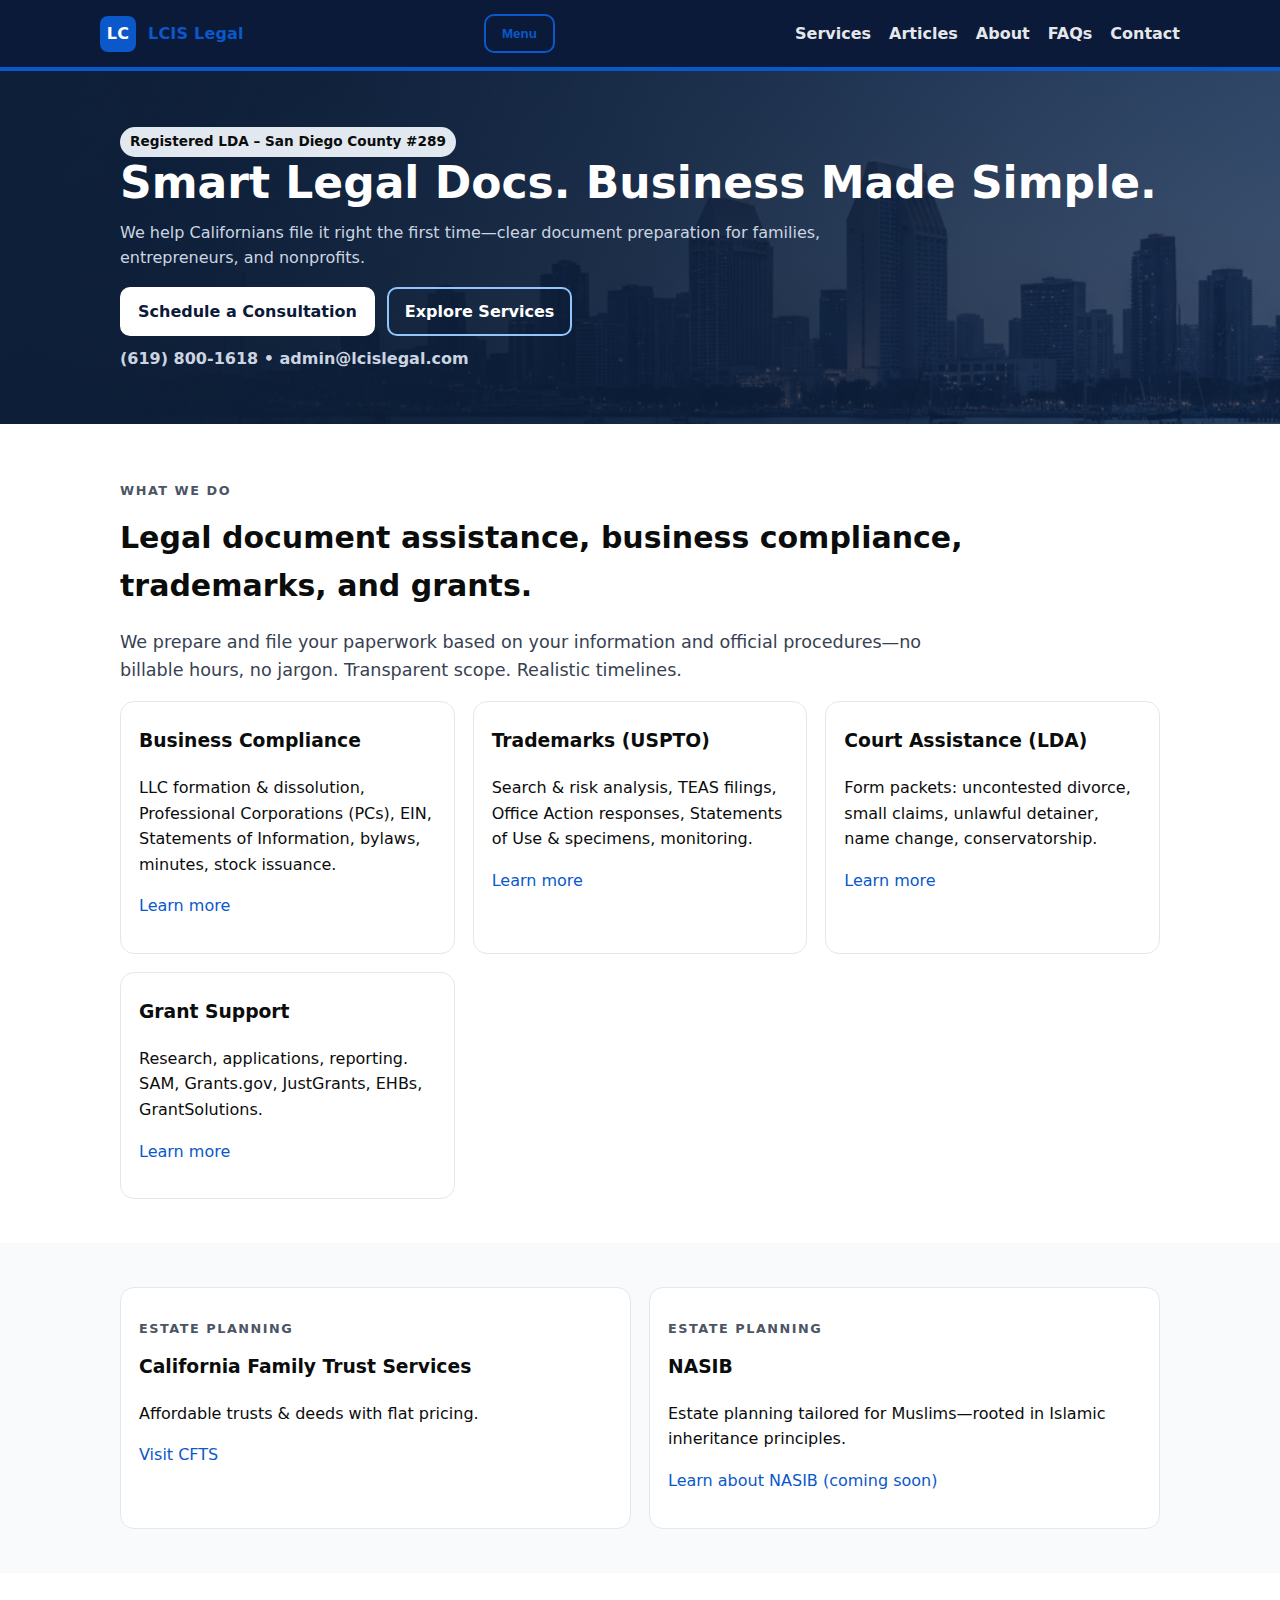
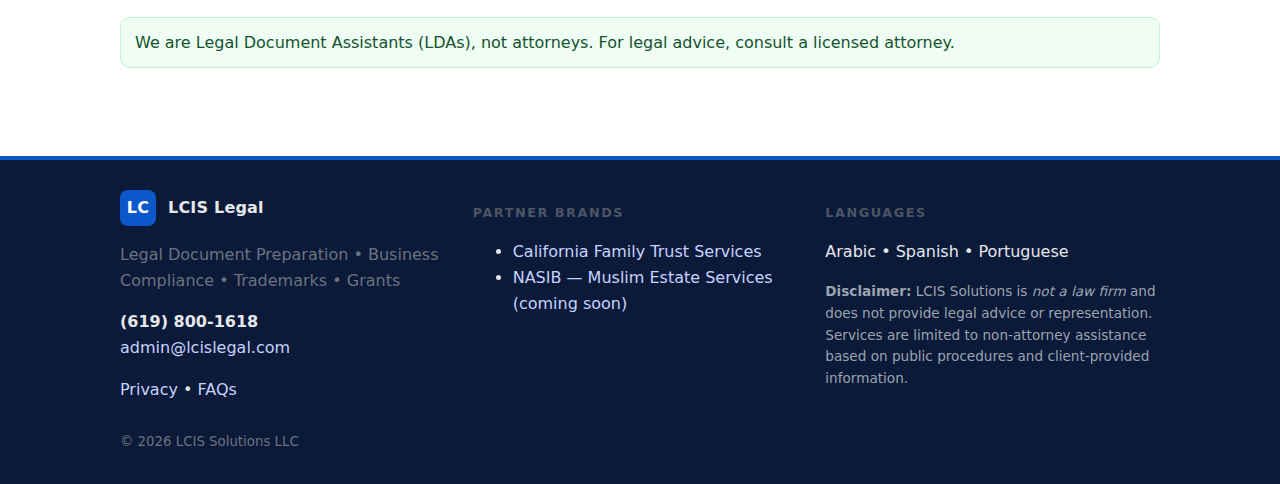
<file: index.html>
<!doctype html><html lang="en"><head> 
<meta charset="utf-8"><meta name="viewport" content="width=device-width, initial-scale=1">
<title>LCIS Legal | Paralegal & Legal Document Assistants in San Diego, CA & SoCal</title>
<meta name="description" content="Legal document preparation, business compliance, trademarks, and grants. Registered LDA in San Diego, CA.">
<link rel="icon" href="/assets/favicon.ico"><link rel="stylesheet" href="/assets/style.css">
<meta property="og:title" content="LCIS Paralegal | Legal Document Assistants in San Diego, CA">
<meta property="og:description" content="Legal document preparation, business compliance, trademarks, and grants. Registered LDA in San Diego, CA.">
<meta property="og:type" content="website"><meta property="og:url" content="https://lcislegal.com/">
<meta property="og:image" content="https://lcislegal.com/assets/og.png">
<script async src="https://www.googletagmanager.com/gtag/js?id=G-XXXXXXX"></script>
<script>window.dataLayer=window.dataLayer||[];function gtag(){dataLayer.push(arguments)};gtag('js',new Date());gtag('config','G-XXXXXXX');</script>
<script type="application/ld+json">{
"@context":"https://schema.org","@type":"LocalBusiness","name":"LCIS Solutions – Legal Document Assistants",
"url":"https://lcislegal.com","telephone":"+1-619-800-1618","areaServed":"California",
"address":{"@type":"PostalAddress","addressRegion":"CA","addressLocality":"San Diego"},
"sameAs":["https://www.californiafamilytrust.com"],
"description":"Legal document preparation, business compliance, trademarks, and grant support."
}</script></head><body>
<header class="header"><div class="container topbar">
  <a class="brand" href="/"><span class="logo" aria-hidden="true"><span>LC</span></span><span>LCIS Legal</span></a>
  <button id="menuBtn" class="mobile-menu button secondary" aria-controls="siteNav" aria-expanded="false">Menu</button>
  <nav id="siteNav" aria-label="Primary"><ul>
    <li><a href="/services.html">Services</a></li>
    <li><a href="/articles/index.html">Articles</a></li>
    <li><a href="/about.html">About</a></li>
    <li><a href="/faq.html">FAQs</a></li>
    <li><a href="/contact.html">Contact</a></li>
  </ul></nav></div></header>

<section class="hero on-dark" style="background-image:
  linear-gradient(rgba(11,26,57,.55), rgba(11,26,57,.55)),
  url('/assets/media/hero.png'); background-size:cover; background-position:center;">
  <div class="container">
    <div class="badge">Registered LDA – San Diego County #289</div>
    <h1>Smart Legal Docs. Business Made Simple.</h1>
    <p>We help Californians file it right the first time—clear document preparation for families, entrepreneurs, and nonprofits.</p>
    <div class="cta">
      <a class="button" href="/contact.html">Schedule a Consultation</a>
      <a class="button secondary" href="/services.html">Explore Services</a>
    </div>
    <p class="callline" style="margin-top:10px">(619) 800-1618 • admin@lcislegal.com</p>
  </div>
</section>

<section class="section">
  <div class="container">
    <p class="kicker">What We Do</p>
    <h2>Legal document assistance, business compliance, trademarks, and grants.</h2>
    <p class="lead">We prepare and file your paperwork based on your information and official procedures—no billable hours, no jargon. Transparent scope. Realistic timelines.</p>
    <div class="grid" style="margin-top:16px">
      <div class="card"><h3>Business Compliance</h3><p>LLC formation & dissolution, Professional Corporations (PCs), EIN, Statements of Information, bylaws, minutes, stock issuance.</p><p><a href="/services/business.html">Learn more</a></p></div>
      <div class="card"><h3>Trademarks (USPTO)</h3><p>Search & risk analysis, TEAS filings, Office Action responses, Statements of Use & specimens, monitoring.</p><p><a href="/services/trademarks.html">Learn more</a></p></div>
      <div class="card"><h3>Court Assistance (LDA)</h3><p>Form packets: uncontested divorce, small claims, unlawful detainer, name change, conservatorship.</p><p><a href="/services/court.html">Learn more</a></p></div>
      <div class="card"><h3>Grant Support</h3><p>Research, applications, reporting. SAM, Grants.gov, JustGrants, EHBs, GrantSolutions.</p><p><a href="/services/grants.html">Learn more</a></p></div>
    </div>
  </div>
</section>

<section class="section alt">
  <div class="container">
    <div class="grid">
      <div class="card"><p class="kicker">Estate Planning</p><h3>California Family Trust Services</h3><p>Affordable trusts & deeds with flat pricing.</p><p><a href="https://www.californiafamilytrust.com" target="_blank" rel="noopener">Visit CFTS</a></p></div>
      <div class="card"><p class="kicker">Estate Planning</p><h3>NASIB</h3><p>Estate planning tailored for Muslims—rooted in Islamic inheritance principles.</p><p><a href="#" title="Coming soon">Learn about NASIB (coming soon)</a></p></div>
    </div>
  </div>
</section>

<section class="section">
  <div class="container"><div class="notice">We are Legal Document Assistants (LDAs), not attorneys. For legal advice, consult a licensed attorney.</div></div>
</section>

<footer class="footer"><div class="container footgrid">
<div><div class="brand"><span class="logo"><span>LC</span></span><span>LCIS Legal</span></div>
<p class="muted">Legal Document Preparation • Business Compliance • Trademarks • Grants</p>
<p><strong>(619) 800-1618</strong><br><a href="mailto:admin@lcislegal.com">admin@lcislegal.com</a></p>
<p><a href="/privacy.html">Privacy</a> • <a href="/faq.html">FAQs</a></p></div>
<div><p class="kicker">Partner Brands</p><ul>
<li><a href="https://www.californiafamilytrust.com" target="_blank" rel="noopener">California Family Trust Services</a></li>
<li><a href="#" title="NASIB (coming soon)">NASIB — Muslim Estate Services (coming soon)</a></li></ul></div>
<div><p class="kicker">Languages</p><p>Arabic • Spanish • Portuguese</p>
<p class="disclaimer"><strong>Disclaimer:</strong> LCIS Solutions is <em>not a law firm</em> and does not provide legal advice or representation. Services are limited to non-attorney assistance based on public procedures and client-provided information.</p></div>
</div><div class="container" style="margin-top:10px;"><small>© <span class="year">2025</span> LCIS Solutions LLC</small></div>
</footer><script src="/assets/main.js"></script></body></html>
</file>
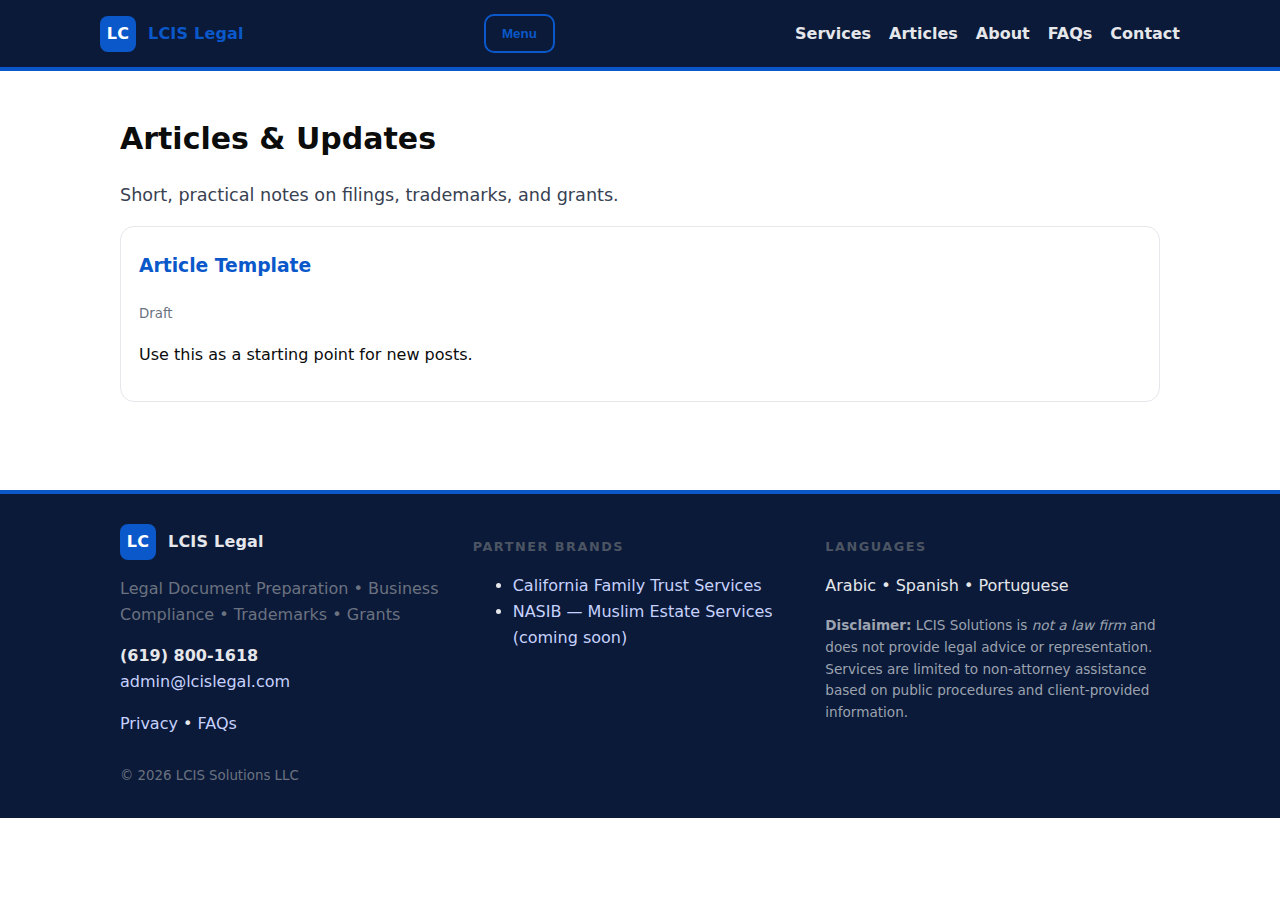
<file: articles/index.html>
<!doctype html><html lang="en"><head>
<meta charset="utf-8"><meta name="viewport" content="width=device-width, initial-scale=1">
<title>Articles & Updates | LCIS Legal</title><meta name="description" content="Articles and updates from LCIS Legal.">
<link rel="icon" href="/assets/favicon.ico"><link rel="stylesheet" href="/assets/style.css">
<meta property="og:title" content="Articles & Updates | LCIS Legal"><meta property="og:description" content="Articles and updates from LCIS Legal.">
<meta property="og:type" content="website"><meta property="og:url" content="https://lcislegal.com/articles/index.html">
<meta property="og:image" content="https://lcislegal.com/assets/og.png">
<script async src="https://www.googletagmanager.com/gtag/js?id=G-XXXXXXX"></script>
<script>window.dataLayer=window.dataLayer||[];function gtag(){dataLayer.push(arguments)};gtag('js',new Date());gtag('config','G-XXXXXXX');</script>
<script type="application/ld+json">{
"@context":"https://schema.org","@type":"LocalBusiness","name":"LCIS Solutions – Legal Document Assistants",
"url":"https://lcislegal.com","telephone":"+1-619-800-1618","areaServed":"California",
"address":{"@type":"PostalAddress","addressRegion":"CA","addressLocality":"San Diego"},
"sameAs":["https://www.californiafamilytrust.com"],
"description":"Legal document preparation, business compliance, trademarks, and grant support."
}</script></head><body>
<header class="header"><div class="container topbar">
  <a class="brand" href="/"><span class="logo" aria-hidden="true"><span>LC</span></span><span>LCIS Legal</span></a>
  <button id="menuBtn" class="mobile-menu button secondary" aria-controls="siteNav" aria-expanded="false">Menu</button>
  <nav id="siteNav" aria-label="Primary"><ul>
    <li><a href="/services.html">Services</a></li>
    <li><a href="/articles/index.html">Articles</a></li>
    <li><a href="/about.html">About</a></li>
    <li><a href="/faq.html">FAQs</a></li>
    <li><a href="/contact.html">Contact</a></li>
  </ul></nav></div></header>

<section class="section"><div class="container"><h2>Articles & Updates</h2>
<p class="lead">Short, practical notes on filings, trademarks, and grants.</p>
<div class="card"><h3><a href="/articles/article-template.html">Article Template</a></h3>
<small class="muted">Draft</small><p>Use this as a starting point for new posts.</p></div></div></section>
<footer class="footer"><div class="container footgrid">
<div><div class="brand"><span class="logo"><span>LC</span></span><span>LCIS Legal</span></div>
<p class="muted">Legal Document Preparation • Business Compliance • Trademarks • Grants</p>
<p><strong>(619) 800‑1618</strong><br><a href="mailto:admin@lcislegal.com">admin@lcislegal.com</a></p>
<p><a href="/privacy.html">Privacy</a> • <a href="/faq.html">FAQs</a></p></div>
<div><p class="kicker">Partner Brands</p><ul>
<li><a href="https://www.californiafamilytrust.com" target="_blank" rel="noopener">California Family Trust Services</a></li>
<li><a href="#" title="NASIB (coming soon)">NASIB — Muslim Estate Services (coming soon)</a></li></ul></div>
<div><p class="kicker">Languages</p><p>Arabic • Spanish • Portuguese</p>
<p class="disclaimer"><strong>Disclaimer:</strong> LCIS Solutions is <em>not a law firm</em> and does not provide legal advice or representation. Services are limited to non‑attorney assistance based on public procedures and client‑provided information.</p></div>
</div><div class="container" style="margin-top:10px;"><small>© <span class="year">2025</span> LCIS Solutions LLC</small></div>
</footer><script src="/assets/main.js"></script></body></html>
</file>
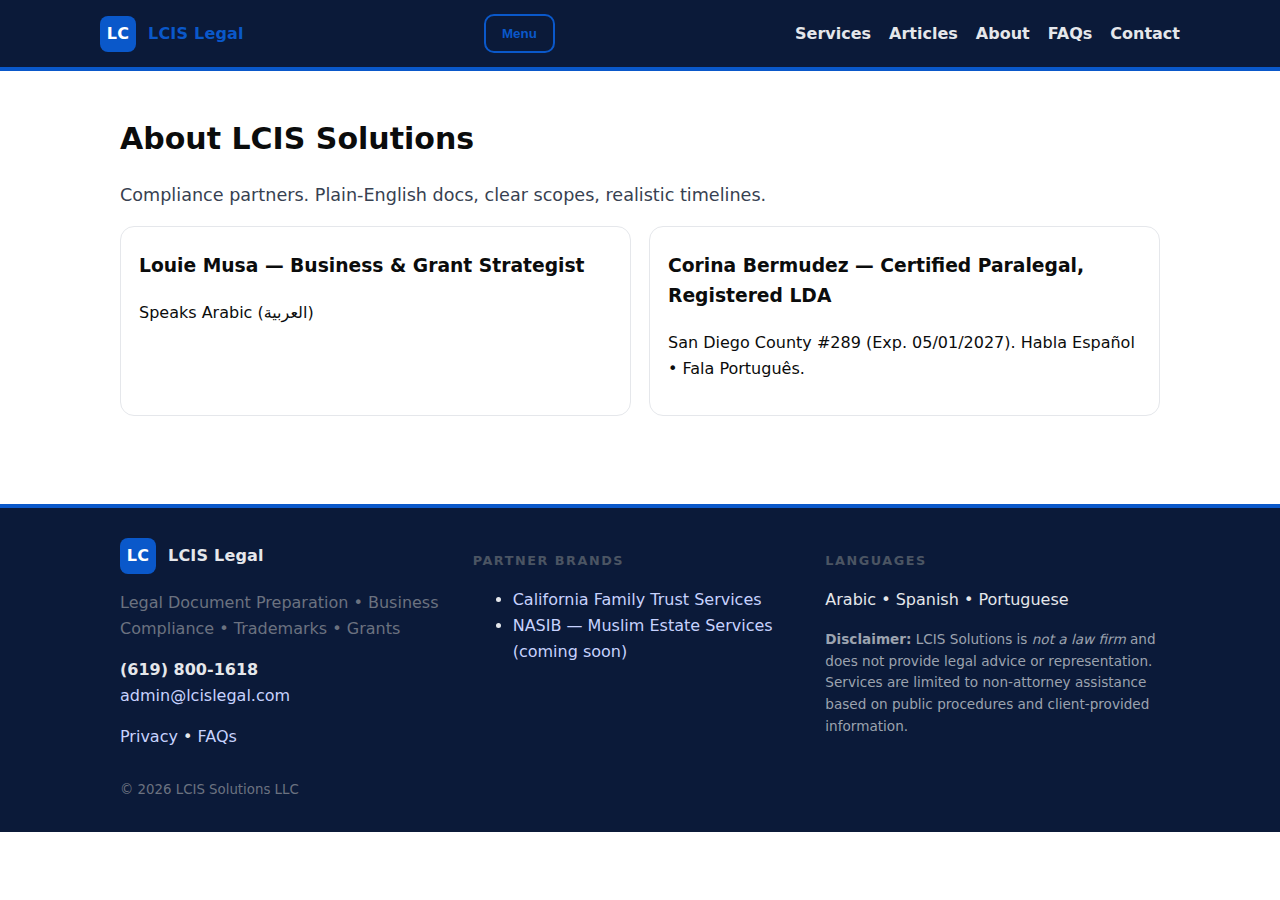
<file: about.html>
<!doctype html><html lang="en"><head>
<meta charset="utf-8"><meta name="viewport" content="width=device-width, initial-scale=1">
<title>About | LCIS Legal</title><meta name="description" content="About LCIS Solutions and team.">
<link rel="icon" href="/assets/favicon.ico"><link rel="stylesheet" href="/assets/style.css">
<meta property="og:title" content="About | LCIS Legal"><meta property="og:description" content="About LCIS Solutions and team.">
<meta property="og:type" content="website"><meta property="og:url" content="https://lcislegal.com/about.html">
<meta property="og:image" content="https://lcislegal.com/assets/og.png">
<script async src="https://www.googletagmanager.com/gtag/js?id=G-XXXXXXX"></script>
<script>window.dataLayer=window.dataLayer||[];function gtag(){dataLayer.push(arguments)};gtag('js',new Date());gtag('config','G-XXXXXXX');</script>
<script type="application/ld+json">{
"@context":"https://schema.org","@type":"LocalBusiness","name":"LCIS Solutions – Legal Document Assistants",
"url":"https://lcislegal.com","telephone":"+1-619-800-1618","areaServed":"California",
"address":{"@type":"PostalAddress","addressRegion":"CA","addressLocality":"San Diego"},
"sameAs":["https://www.californiafamilytrust.com"],
"description":"Legal document preparation, business compliance, trademarks, and grant support."
}</script></head><body>
<header class="header"><div class="container topbar">
  <a class="brand" href="/"><span class="logo" aria-hidden="true"><span>LC</span></span><span>LCIS Legal</span></a>
  <button id="menuBtn" class="mobile-menu button secondary" aria-controls="siteNav" aria-expanded="false">Menu</button>
  <nav id="siteNav" aria-label="Primary"><ul>
    <li><a href="/services.html">Services</a></li>
    <li><a href="/articles/index.html">Articles</a></li>
    <li><a href="/about.html">About</a></li>
    <li><a href="/faq.html">FAQs</a></li>
    <li><a href="/contact.html">Contact</a></li>
  </ul></nav></div></header>

<section class="section"><div class="container"><h2>About LCIS Solutions</h2>
<p class="lead">Compliance partners. Plain-English docs, clear scopes, realistic timelines.</p>
<div class="grid"><div class="card"><h3>Louie Musa — Business & Grant Strategist</h3><p>Speaks Arabic (العربية)</p></div>
<div class="card"><h3>Corina Bermudez — Certified Paralegal, Registered LDA</h3><p>San Diego County #289 (Exp. 05/01/2027). Habla Español • Fala Português.</p></div></div>
</div></section>
<footer class="footer"><div class="container footgrid">
<div><div class="brand"><span class="logo"><span>LC</span></span><span>LCIS Legal</span></div>
<p class="muted">Legal Document Preparation • Business Compliance • Trademarks • Grants</p>
<p><strong>(619) 800‑1618</strong><br><a href="mailto:admin@lcislegal.com">admin@lcislegal.com</a></p>
<p><a href="/privacy.html">Privacy</a> • <a href="/faq.html">FAQs</a></p></div>
<div><p class="kicker">Partner Brands</p><ul>
<li><a href="https://www.californiafamilytrust.com" target="_blank" rel="noopener">California Family Trust Services</a></li>
<li><a href="#" title="NASIB (coming soon)">NASIB — Muslim Estate Services (coming soon)</a></li></ul></div>
<div><p class="kicker">Languages</p><p>Arabic • Spanish • Portuguese</p>
<p class="disclaimer"><strong>Disclaimer:</strong> LCIS Solutions is <em>not a law firm</em> and does not provide legal advice or representation. Services are limited to non‑attorney assistance based on public procedures and client‑provided information.</p></div>
</div><div class="container" style="margin-top:10px;"><small>© <span class="year">2025</span> LCIS Solutions LLC</small></div>
</footer><script src="/assets/main.js"></script></body></html>
</file>
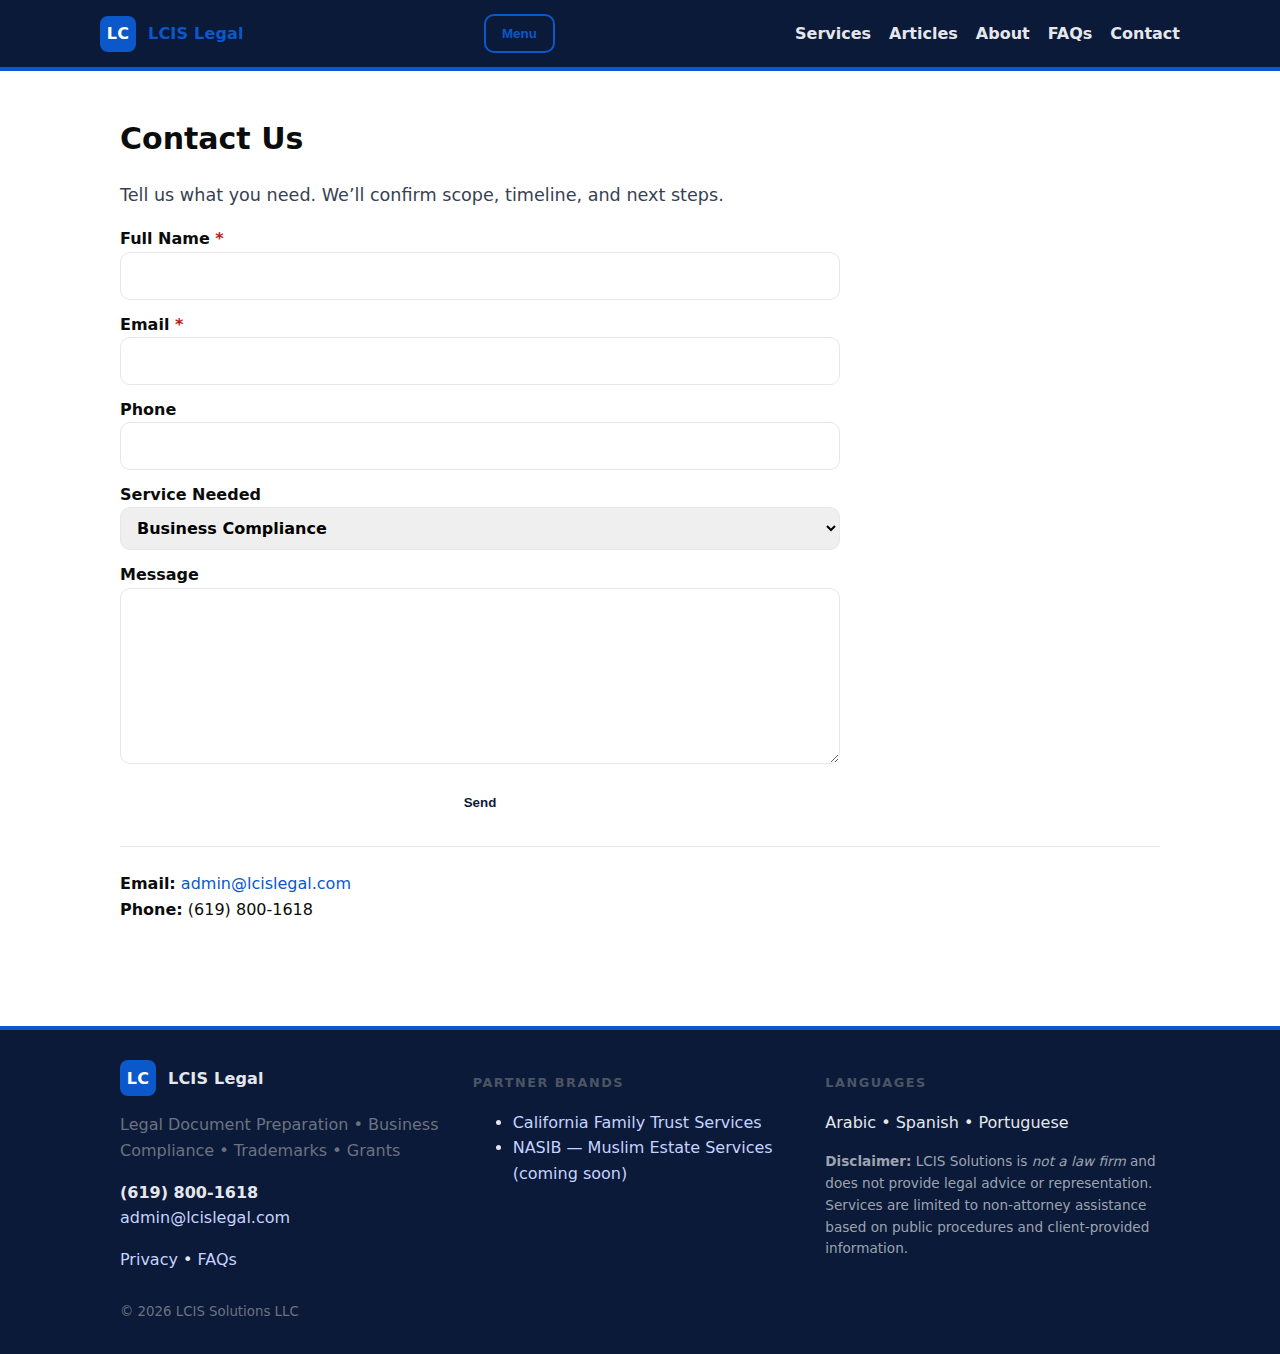
<file: contact.html>
<!doctype html><html lang="en"><head>
<meta charset="utf-8"><meta name="viewport" content="width=device-width, initial-scale=1">
<title>Contact | LCIS Legal</title><meta name="description" content="Contact LCIS Legal.">
<link rel="icon" href="/assets/favicon.ico"><link rel="stylesheet" href="/assets/style.css">
<meta property="og:title" content="Contact | LCIS Legal"><meta property="og:description" content="Contact LCIS Legal.">
<meta property="og:type" content="website"><meta property="og:url" content="https://lcislegal.com/contact.html">
<meta property="og:image" content="https://lcislegal.com/assets/og.png">
<script async src="https://www.googletagmanager.com/gtag/js?id=G-XXXXXXX"></script>
<script>window.dataLayer=window.dataLayer||[];function gtag(){dataLayer.push(arguments)};gtag('js',new Date());gtag('config','G-XXXXXXX');</script>
<script type="application/ld+json">{
"@context":"https://schema.org","@type":"LocalBusiness","name":"LCIS Solutions – Legal Document Assistants",
"url":"https://lcislegal.com","telephone":"+1-619-800-1618","areaServed":"California",
"address":{"@type":"PostalAddress","addressRegion":"CA","addressLocality":"San Diego"},
"sameAs":["https://www.californiafamilytrust.com"],
"description":"Legal document preparation, business compliance, trademarks, and grant support."
}</script></head><body>
<header class="header"><div class="container topbar">
  <a class="brand" href="/"><span class="logo" aria-hidden="true"><span>LC</span></span><span>LCIS Legal</span></a>
  <button id="menuBtn" class="mobile-menu button secondary" aria-controls="siteNav" aria-expanded="false">Menu</button>
  <nav id="siteNav" aria-label="Primary"><ul>
    <li><a href="/services.html">Services</a></li>
    <li><a href="/articles/index.html">Articles</a></li>
    <li><a href="/about.html">About</a></li>
    <li><a href="/faq.html">FAQs</a></li>
    <li><a href="/contact.html">Contact</a></li>
  </ul></nav></div></header>

<section class="section"><div class="container"><h2>Contact Us</h2>
<p class="lead">Tell us what you need. We’ll confirm scope, timeline, and next steps.</p>
<form class="form" name="lcis-contact" method="POST" data-netlify="true" netlify-honeypot="website" action="/thanks.html">
<input type="hidden" name="form-name" value="lcis-contact">
<label>Full Name <span class="req">*</span><input required name="name" autocomplete="name"></label>
<label>Email <span class="req">*</span><input required name="email" type="email" autocomplete="email"></label>
<label>Phone<input name="phone" type="tel" autocomplete="tel"></label>
<label>Service Needed<select name="service">
<option>Business Compliance</option><option>Trademarks (USPTO)</option><option>Court Assistance (LDA)</option><option>Grant Support</option><option>Other</option></select></label>
<label>Message<textarea name="message" rows="6"></textarea></label>
<label style="display:none">Website<input name="website" type="text" autocomplete="off" tabindex="-1"></label>
<!-- Optional reCAPTCHA widget (enable in Netlify Forms first): -->
<!-- <div data-netlify-recaptcha="true"></div> -->
<button class="button" type="submit">Send</button></form>
<hr><p><strong>Email:</strong> <a href="mailto:admin@lcislegal.com">admin@lcislegal.com</a><br><strong>Phone:</strong> (619) 800‑1618</p></div></section>
<footer class="footer"><div class="container footgrid">
<div><div class="brand"><span class="logo"><span>LC</span></span><span>LCIS Legal</span></div>
<p class="muted">Legal Document Preparation • Business Compliance • Trademarks • Grants</p>
<p><strong>(619) 800‑1618</strong><br><a href="mailto:admin@lcislegal.com">admin@lcislegal.com</a></p>
<p><a href="/privacy.html">Privacy</a> • <a href="/faq.html">FAQs</a></p></div>
<div><p class="kicker">Partner Brands</p><ul>
<li><a href="https://www.californiafamilytrust.com" target="_blank" rel="noopener">California Family Trust Services</a></li>
<li><a href="#" title="NASIB (coming soon)">NASIB — Muslim Estate Services (coming soon)</a></li></ul></div>
<div><p class="kicker">Languages</p><p>Arabic • Spanish • Portuguese</p>
<p class="disclaimer"><strong>Disclaimer:</strong> LCIS Solutions is <em>not a law firm</em> and does not provide legal advice or representation. Services are limited to non‑attorney assistance based on public procedures and client‑provided information.</p></div>
</div><div class="container" style="margin-top:10px;"><small>© <span class="year">2025</span> LCIS Solutions LLC</small></div>
</footer><script src="/assets/main.js"></script></body></html>
</file>
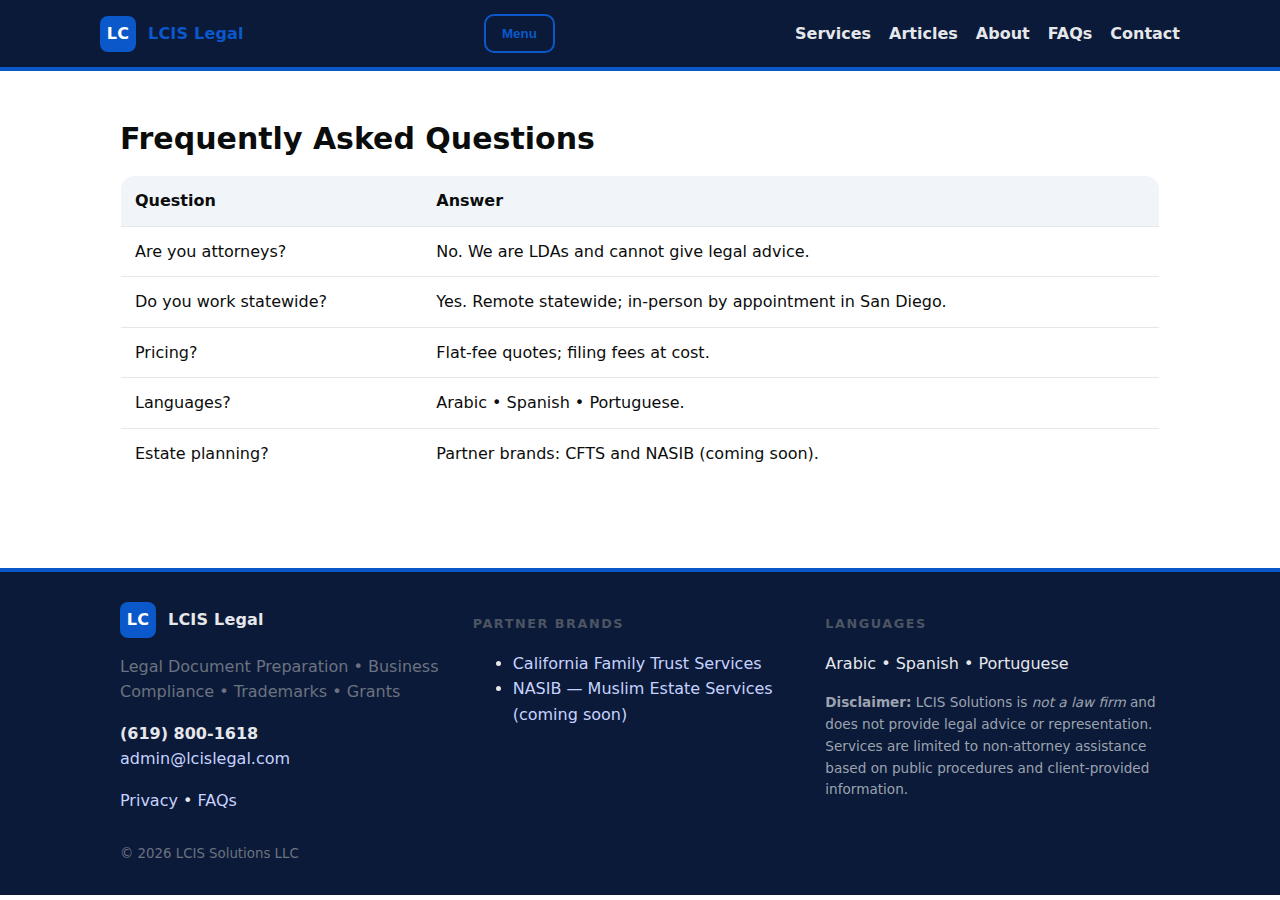
<file: faq.html>
<!doctype html><html lang="en"><head>
<meta charset="utf-8"><meta name="viewport" content="width=device-width, initial-scale=1">
<title>FAQs | LCIS Legal</title><meta name="description" content="Common questions about LCIS services and scope.">
<link rel="icon" href="/assets/favicon.ico"><link rel="stylesheet" href="/assets/style.css">
<meta property="og:title" content="FAQs | LCIS Legal"><meta property="og:description" content="Common questions about LCIS services and scope.">
<meta property="og:type" content="website"><meta property="og:url" content="https://lcislegal.com/faq.html">
<meta property="og:image" content="https://lcislegal.com/assets/og.png">
<script async src="https://www.googletagmanager.com/gtag/js?id=G-XXXXXXX"></script>
<script>window.dataLayer=window.dataLayer||[];function gtag(){dataLayer.push(arguments)};gtag('js',new Date());gtag('config','G-XXXXXXX');</script>
<script type="application/ld+json">{
"@context":"https://schema.org","@type":"LocalBusiness","name":"LCIS Solutions – Legal Document Assistants",
"url":"https://lcislegal.com","telephone":"+1-619-800-1618","areaServed":"California",
"address":{"@type":"PostalAddress","addressRegion":"CA","addressLocality":"San Diego"},
"sameAs":["https://www.californiafamilytrust.com"],
"description":"Legal document preparation, business compliance, trademarks, and grant support."
}</script></head><body>
<header class="header"><div class="container topbar">
  <a class="brand" href="/"><span class="logo" aria-hidden="true"><span>LC</span></span><span>LCIS Legal</span></a>
  <button id="menuBtn" class="mobile-menu button secondary" aria-controls="siteNav" aria-expanded="false">Menu</button>
  <nav id="siteNav" aria-label="Primary"><ul>
    <li><a href="/services.html">Services</a></li>
    <li><a href="/articles/index.html">Articles</a></li>
    <li><a href="/about.html">About</a></li>
    <li><a href="/faq.html">FAQs</a></li>
    <li><a href="/contact.html">Contact</a></li>
  </ul></nav></div></header>

<section class="section"><div class="container"><h2>Frequently Asked Questions</h2>
<table class="table"><tr><th>Question</th><th>Answer</th></tr>
<tr><td>Are you attorneys?</td><td>No. We are LDAs and cannot give legal advice.</td></tr>
<tr><td>Do you work statewide?</td><td>Yes. Remote statewide; in‑person by appointment in San Diego.</td></tr>
<tr><td>Pricing?</td><td>Flat‑fee quotes; filing fees at cost.</td></tr>
<tr><td>Languages?</td><td>Arabic • Spanish • Portuguese.</td></tr>
<tr><td>Estate planning?</td><td>Partner brands: CFTS and NASIB (coming soon).</td></tr></table></div></section>
<footer class="footer"><div class="container footgrid">
<div><div class="brand"><span class="logo"><span>LC</span></span><span>LCIS Legal</span></div>
<p class="muted">Legal Document Preparation • Business Compliance • Trademarks • Grants</p>
<p><strong>(619) 800‑1618</strong><br><a href="mailto:admin@lcislegal.com">admin@lcislegal.com</a></p>
<p><a href="/privacy.html">Privacy</a> • <a href="/faq.html">FAQs</a></p></div>
<div><p class="kicker">Partner Brands</p><ul>
<li><a href="https://www.californiafamilytrust.com" target="_blank" rel="noopener">California Family Trust Services</a></li>
<li><a href="#" title="NASIB (coming soon)">NASIB — Muslim Estate Services (coming soon)</a></li></ul></div>
<div><p class="kicker">Languages</p><p>Arabic • Spanish • Portuguese</p>
<p class="disclaimer"><strong>Disclaimer:</strong> LCIS Solutions is <em>not a law firm</em> and does not provide legal advice or representation. Services are limited to non‑attorney assistance based on public procedures and client‑provided information.</p></div>
</div><div class="container" style="margin-top:10px;"><small>© <span class="year">2025</span> LCIS Solutions LLC</small></div>
</footer><script src="/assets/main.js"></script></body></html>
</file>
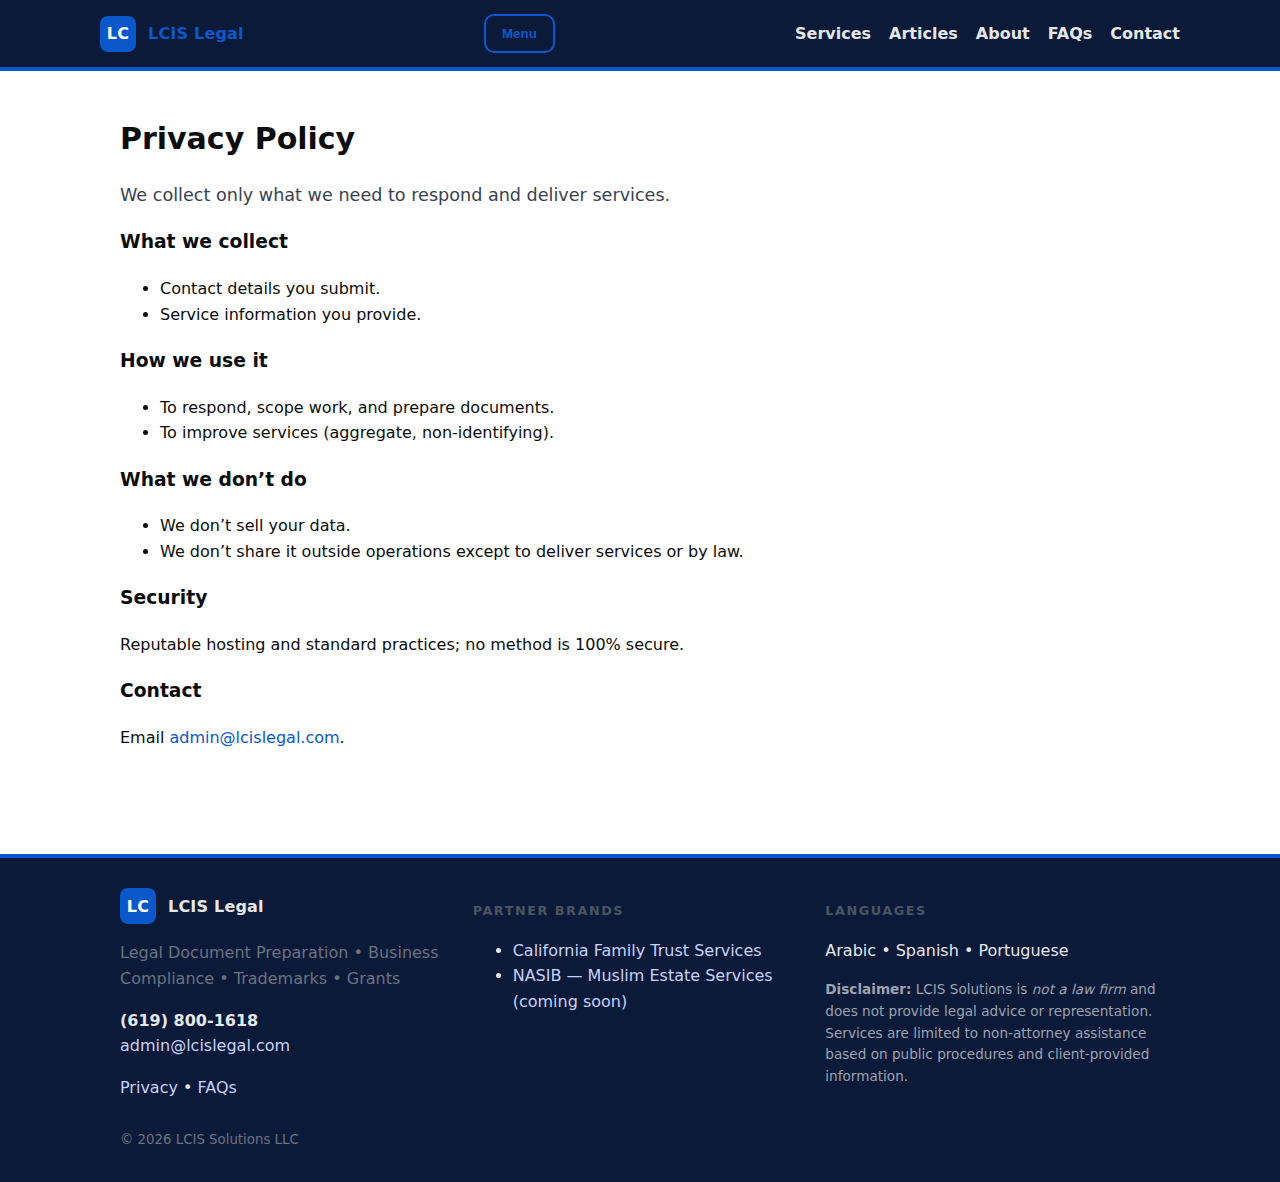
<file: privacy.html>
<!doctype html><html lang="en"><head>
<meta charset="utf-8"><meta name="viewport" content="width=device-width, initial-scale=1">
<title>Privacy Policy | LCIS Legal</title><meta name="description" content="Privacy policy for LCIS Legal.">
<link rel="icon" href="/assets/favicon.ico"><link rel="stylesheet" href="/assets/style.css">
<meta property="og:title" content="Privacy Policy | LCIS Legal"><meta property="og:description" content="Privacy policy for LCIS Legal.">
<meta property="og:type" content="website"><meta property="og:url" content="https://lcislegal.com/privacy.html">
<meta property="og:image" content="https://lcislegal.com/assets/og.png">
<script async src="https://www.googletagmanager.com/gtag/js?id=G-XXXXXXX"></script>
<script>window.dataLayer=window.dataLayer||[];function gtag(){dataLayer.push(arguments)};gtag('js',new Date());gtag('config','G-XXXXXXX');</script>
<script type="application/ld+json">{
"@context":"https://schema.org","@type":"LocalBusiness","name":"LCIS Solutions – Legal Document Assistants",
"url":"https://lcislegal.com","telephone":"+1-619-800-1618","areaServed":"California",
"address":{"@type":"PostalAddress","addressRegion":"CA","addressLocality":"San Diego"},
"sameAs":["https://www.californiafamilytrust.com"],
"description":"Legal document preparation, business compliance, trademarks, and grant support."
}</script></head><body>
<header class="header"><div class="container topbar">
  <a class="brand" href="/"><span class="logo" aria-hidden="true"><span>LC</span></span><span>LCIS Legal</span></a>
  <button id="menuBtn" class="mobile-menu button secondary" aria-controls="siteNav" aria-expanded="false">Menu</button>
  <nav id="siteNav" aria-label="Primary"><ul>
    <li><a href="/services.html">Services</a></li>
    <li><a href="/articles/index.html">Articles</a></li>
    <li><a href="/about.html">About</a></li>
    <li><a href="/faq.html">FAQs</a></li>
    <li><a href="/contact.html">Contact</a></li>
  </ul></nav></div></header>

<section class="section"><div class="container"><h2>Privacy Policy</h2>
<p class="lead">We collect only what we need to respond and deliver services.</p>
<h3>What we collect</h3><ul><li>Contact details you submit.</li><li>Service information you provide.</li></ul>
<h3>How we use it</h3><ul><li>To respond, scope work, and prepare documents.</li><li>To improve services (aggregate, non-identifying).</li></ul>
<h3>What we don’t do</h3><ul><li>We don’t sell your data.</li><li>We don’t share it outside operations except to deliver services or by law.</li></ul>
<h3>Security</h3><p>Reputable hosting and standard practices; no method is 100% secure.</p>
<h3>Contact</h3><p>Email <a href="mailto:admin@lcislegal.com">admin@lcislegal.com</a>.</p></div></section>
<footer class="footer"><div class="container footgrid">
<div><div class="brand"><span class="logo"><span>LC</span></span><span>LCIS Legal</span></div>
<p class="muted">Legal Document Preparation • Business Compliance • Trademarks • Grants</p>
<p><strong>(619) 800‑1618</strong><br><a href="mailto:admin@lcislegal.com">admin@lcislegal.com</a></p>
<p><a href="/privacy.html">Privacy</a> • <a href="/faq.html">FAQs</a></p></div>
<div><p class="kicker">Partner Brands</p><ul>
<li><a href="https://www.californiafamilytrust.com" target="_blank" rel="noopener">California Family Trust Services</a></li>
<li><a href="#" title="NASIB (coming soon)">NASIB — Muslim Estate Services (coming soon)</a></li></ul></div>
<div><p class="kicker">Languages</p><p>Arabic • Spanish • Portuguese</p>
<p class="disclaimer"><strong>Disclaimer:</strong> LCIS Solutions is <em>not a law firm</em> and does not provide legal advice or representation. Services are limited to non‑attorney assistance based on public procedures and client‑provided information.</p></div>
</div><div class="container" style="margin-top:10px;"><small>© <span class="year">2025</span> LCIS Solutions LLC</small></div>
</footer><script src="/assets/main.js"></script></body></html>
</file>
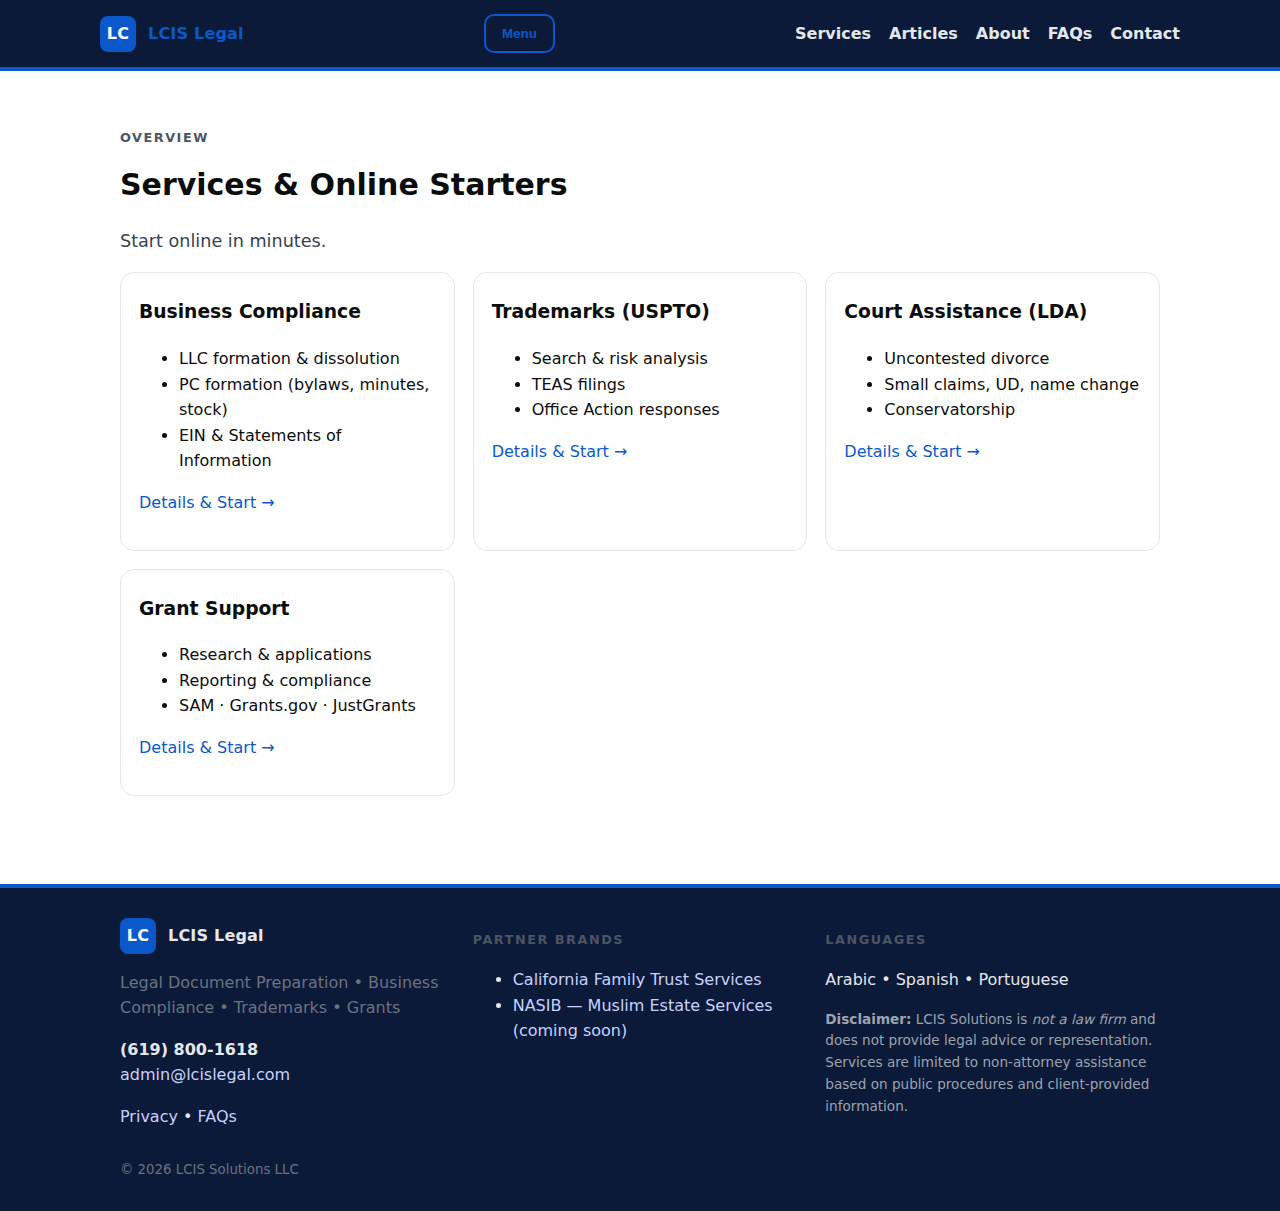
<file: services.html>
<!doctype html><html lang="en"><head>
<meta charset="utf-8"><meta name="viewport" content="width=device-width, initial-scale=1">
<title>Services | LCIS Legal</title><meta name="description" content="Overview of services.">
<link rel="icon" href="/assets/favicon.ico"><link rel="stylesheet" href="/assets/style.css">
<meta property="og:title" content="Services | LCIS Legal"><meta property="og:description" content="Overview of services.">
<meta property="og:type" content="website"><meta property="og:url" content="https://lcislegal.com/services.html">
<meta property="og:image" content="https://lcislegal.com/assets/og.png">
<script async src="https://www.googletagmanager.com/gtag/js?id=G-XXXXXXX"></script>
<script>window.dataLayer=window.dataLayer||[];function gtag(){dataLayer.push(arguments)};gtag('js',new Date());gtag('config','G-XXXXXXX');</script>
<script type="application/ld+json">{
"@context":"https://schema.org","@type":"LocalBusiness","name":"LCIS Solutions – Legal Document Assistants",
"url":"https://lcislegal.com","telephone":"+1-619-800-1618","areaServed":"California",
"address":{"@type":"PostalAddress","addressRegion":"CA","addressLocality":"San Diego"},
"sameAs":["https://www.californiafamilytrust.com"],
"description":"Legal document preparation, business compliance, trademarks, and grant support."
}</script></head><body>
<header class="header"><div class="container topbar">
  <a class="brand" href="/"><span class="logo" aria-hidden="true"><span>LC</span></span><span>LCIS Legal</span></a>
  <button id="menuBtn" class="mobile-menu button secondary" aria-controls="siteNav" aria-expanded="false">Menu</button>
  <nav id="siteNav" aria-label="Primary"><ul>
    <li><a href="/services.html">Services</a></li>
    <li><a href="/articles/index.html">Articles</a></li>
    <li><a href="/about.html">About</a></li>
    <li><a href="/faq.html">FAQs</a></li>
    <li><a href="/contact.html">Contact</a></li>
  </ul></nav></div></header>

<section class="section"><div class="container">
<p class="kicker">Overview</p><h2>Services & Online Starters</h2><p class="lead">Start online in minutes.</p>
<div class="grid">
<div class="card"><h3>Business Compliance</h3><ul><li>LLC formation & dissolution</li><li>PC formation (bylaws, minutes, stock)</li><li>EIN & Statements of Information</li></ul><p><a href="/services/business.html">Details & Start →</a></p></div>
<div class="card"><h3>Trademarks (USPTO)</h3><ul><li>Search & risk analysis</li><li>TEAS filings</li><li>Office Action responses</li></ul><p><a href="/services/trademarks.html">Details & Start →</a></p></div>
<div class="card"><h3>Court Assistance (LDA)</h3><ul><li>Uncontested divorce</li><li>Small claims, UD, name change</li><li>Conservatorship</li></ul><p><a href="/services/court.html">Details & Start →</a></p></div>
<div class="card"><h3>Grant Support</h3><ul><li>Research & applications</li><li>Reporting & compliance</li><li>SAM · Grants.gov · JustGrants</li></ul><p><a href="/services/grants.html">Details & Start →</a></p></div>
</div></div></section>
<footer class="footer"><div class="container footgrid">
<div><div class="brand"><span class="logo"><span>LC</span></span><span>LCIS Legal</span></div>
<p class="muted">Legal Document Preparation • Business Compliance • Trademarks • Grants</p>
<p><strong>(619) 800‑1618</strong><br><a href="mailto:admin@lcislegal.com">admin@lcislegal.com</a></p>
<p><a href="/privacy.html">Privacy</a> • <a href="/faq.html">FAQs</a></p></div>
<div><p class="kicker">Partner Brands</p><ul>
<li><a href="https://www.californiafamilytrust.com" target="_blank" rel="noopener">California Family Trust Services</a></li>
<li><a href="#" title="NASIB (coming soon)">NASIB — Muslim Estate Services (coming soon)</a></li></ul></div>
<div><p class="kicker">Languages</p><p>Arabic • Spanish • Portuguese</p>
<p class="disclaimer"><strong>Disclaimer:</strong> LCIS Solutions is <em>not a law firm</em> and does not provide legal advice or representation. Services are limited to non‑attorney assistance based on public procedures and client‑provided information.</p></div>
</div><div class="container" style="margin-top:10px;"><small>© <span class="year">2025</span> LCIS Solutions LLC</small></div>
</footer><script src="/assets/main.js"></script></body></html>
</file>
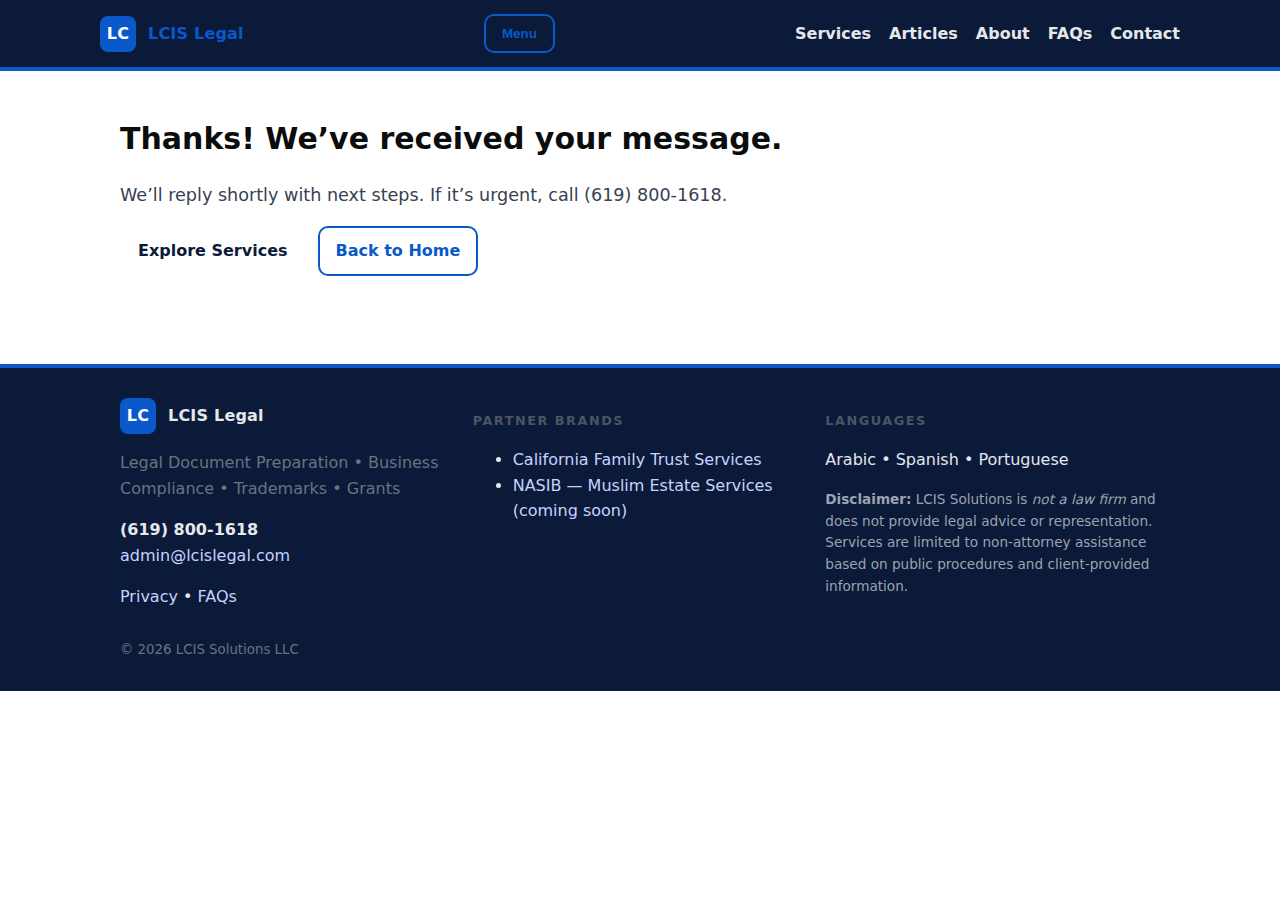
<file: thanks.html>
<!doctype html><html lang="en"><head>
<meta charset="utf-8"><meta name="viewport" content="width=device-width, initial-scale=1">
<title>Thank You | LCIS Legal</title><meta name="description" content="Thank you for contacting LCIS Legal.">
<link rel="icon" href="/assets/favicon.ico"><link rel="stylesheet" href="/assets/style.css">
<meta property="og:title" content="Thank You | LCIS Legal"><meta property="og:description" content="Thank you for contacting LCIS Legal.">
<meta property="og:type" content="website"><meta property="og:url" content="https://lcislegal.com/thanks.html">
<meta property="og:image" content="https://lcislegal.com/assets/og.png">
<script async src="https://www.googletagmanager.com/gtag/js?id=G-XXXXXXX"></script>
<script>window.dataLayer=window.dataLayer||[];function gtag(){dataLayer.push(arguments)};gtag('js',new Date());gtag('config','G-XXXXXXX');</script>
<script type="application/ld+json">{
"@context":"https://schema.org","@type":"LocalBusiness","name":"LCIS Solutions – Legal Document Assistants",
"url":"https://lcislegal.com","telephone":"+1-619-800-1618","areaServed":"California",
"address":{"@type":"PostalAddress","addressRegion":"CA","addressLocality":"San Diego"},
"sameAs":["https://www.californiafamilytrust.com"],
"description":"Legal document preparation, business compliance, trademarks, and grant support."
}</script></head><body>
<header class="header"><div class="container topbar">
  <a class="brand" href="/"><span class="logo" aria-hidden="true"><span>LC</span></span><span>LCIS Legal</span></a>
  <button id="menuBtn" class="mobile-menu button secondary" aria-controls="siteNav" aria-expanded="false">Menu</button>
  <nav id="siteNav" aria-label="Primary"><ul>
    <li><a href="/services.html">Services</a></li>
    <li><a href="/articles/index.html">Articles</a></li>
    <li><a href="/about.html">About</a></li>
    <li><a href="/faq.html">FAQs</a></li>
    <li><a href="/contact.html">Contact</a></li>
  </ul></nav></div></header>
<section class="section">
  <div class="container">
    <h2>Thanks! We’ve received your message.</h2>
    <p class="lead">We’ll reply shortly with next steps. If it’s urgent, call (619) 800-1618.</p>
    <div class="cta">
      <a class="button" href="/services.html">Explore Services</a>
      <a class="button secondary" href="/">Back to Home</a>
    </div>
  </div>
</section><footer class="footer"><div class="container footgrid">
<div><div class="brand"><span class="logo"><span>LC</span></span><span>LCIS Legal</span></div>
<p class="muted">Legal Document Preparation • Business Compliance • Trademarks • Grants</p>
<p><strong>(619) 800‑1618</strong><br><a href="mailto:admin@lcislegal.com">admin@lcislegal.com</a></p>
<p><a href="/privacy.html">Privacy</a> • <a href="/faq.html">FAQs</a></p></div>
<div><p class="kicker">Partner Brands</p><ul>
<li><a href="https://www.californiafamilytrust.com" target="_blank" rel="noopener">California Family Trust Services</a></li>
<li><a href="#" title="NASIB (coming soon)">NASIB — Muslim Estate Services (coming soon)</a></li></ul></div>
<div><p class="kicker">Languages</p><p>Arabic • Spanish • Portuguese</p>
<p class="disclaimer"><strong>Disclaimer:</strong> LCIS Solutions is <em>not a law firm</em> and does not provide legal advice or representation. Services are limited to non‑attorney assistance based on public procedures and client‑provided information.</p></div>
</div><div class="container" style="margin-top:10px;"><small>© <span class="year">2025</span> LCIS Solutions LLC</small></div>
</footer><script src="/assets/main.js"></script></body></html>
</file>
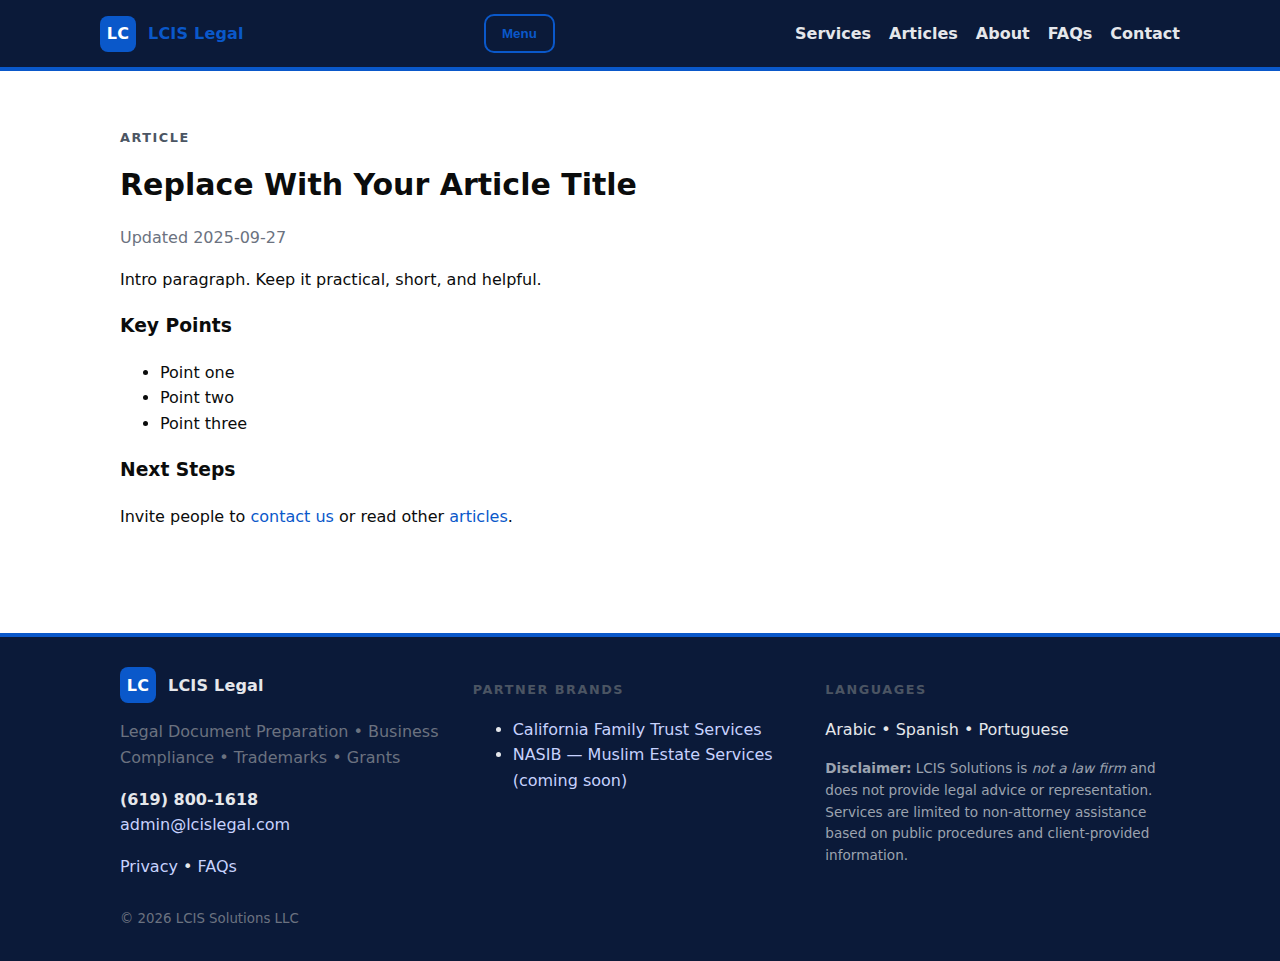
<file: articles/article-template.html>
<!doctype html><html lang="en"><head>
<meta charset="utf-8"><meta name="viewport" content="width=device-width, initial-scale=1">
<title>Article Template | LCIS Legal</title><meta name="description" content="Template for new posts.">
<link rel="icon" href="/assets/favicon.ico"><link rel="stylesheet" href="/assets/style.css">
<meta property="og:title" content="Article Template | LCIS Legal"><meta property="og:description" content="Template for new posts.">
<meta property="og:type" content="website"><meta property="og:url" content="https://lcislegal.com/articles/article-template.html">
<meta property="og:image" content="https://lcislegal.com/assets/og.png">
<script async src="https://www.googletagmanager.com/gtag/js?id=G-XXXXXXX"></script>
<script>window.dataLayer=window.dataLayer||[];function gtag(){dataLayer.push(arguments)};gtag('js',new Date());gtag('config','G-XXXXXXX');</script>
<script type="application/ld+json">{
"@context":"https://schema.org","@type":"LocalBusiness","name":"LCIS Solutions – Legal Document Assistants",
"url":"https://lcislegal.com","telephone":"+1-619-800-1618","areaServed":"California",
"address":{"@type":"PostalAddress","addressRegion":"CA","addressLocality":"San Diego"},
"sameAs":["https://www.californiafamilytrust.com"],
"description":"Legal document preparation, business compliance, trademarks, and grant support."
}</script></head><body>
<header class="header"><div class="container topbar">
  <a class="brand" href="/"><span class="logo" aria-hidden="true"><span>LC</span></span><span>LCIS Legal</span></a>
  <button id="menuBtn" class="mobile-menu button secondary" aria-controls="siteNav" aria-expanded="false">Menu</button>
  <nav id="siteNav" aria-label="Primary"><ul>
    <li><a href="/services.html">Services</a></li>
    <li><a href="/articles/index.html">Articles</a></li>
    <li><a href="/about.html">About</a></li>
    <li><a href="/faq.html">FAQs</a></li>
    <li><a href="/contact.html">Contact</a></li>
  </ul></nav></div></header>

<section class="section"><div class="container">
<p class="kicker">Article</p><h2>Replace With Your Article Title</h2>
<p class="muted">Updated <time>2025-09-27</time></p>
<p>Intro paragraph. Keep it practical, short, and helpful.</p>
<h3>Key Points</h3><ul><li>Point one</li><li>Point two</li><li>Point three</li></ul>
<h3>Next Steps</h3><p>Invite people to <a href="/contact.html">contact us</a> or read other <a href="/articles/index.html">articles</a>.</p>
</div></section>
<footer class="footer"><div class="container footgrid">
<div><div class="brand"><span class="logo"><span>LC</span></span><span>LCIS Legal</span></div>
<p class="muted">Legal Document Preparation • Business Compliance • Trademarks • Grants</p>
<p><strong>(619) 800‑1618</strong><br><a href="mailto:admin@lcislegal.com">admin@lcislegal.com</a></p>
<p><a href="/privacy.html">Privacy</a> • <a href="/faq.html">FAQs</a></p></div>
<div><p class="kicker">Partner Brands</p><ul>
<li><a href="https://www.californiafamilytrust.com" target="_blank" rel="noopener">California Family Trust Services</a></li>
<li><a href="#" title="NASIB (coming soon)">NASIB — Muslim Estate Services (coming soon)</a></li></ul></div>
<div><p class="kicker">Languages</p><p>Arabic • Spanish • Portuguese</p>
<p class="disclaimer"><strong>Disclaimer:</strong> LCIS Solutions is <em>not a law firm</em> and does not provide legal advice or representation. Services are limited to non‑attorney assistance based on public procedures and client‑provided information.</p></div>
</div><div class="container" style="margin-top:10px;"><small>© <span class="year">2025</span> LCIS Solutions LLC</small></div>
</footer><script src="/assets/main.js"></script></body></html>
</file>
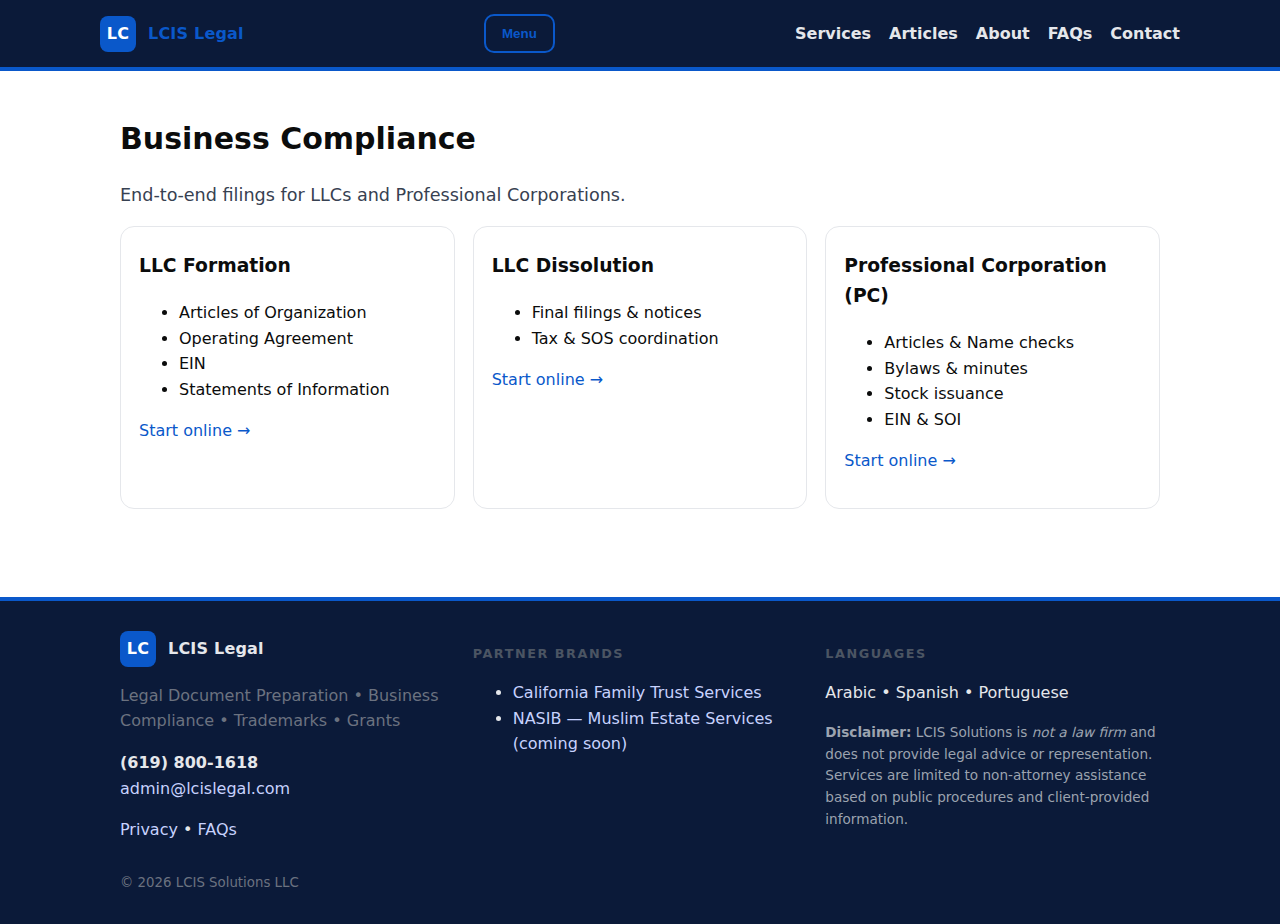
<file: services/business.html>
<!doctype html><html lang="en"><head>
<meta charset="utf-8"><meta name="viewport" content="width=device-width, initial-scale=1">
<title>Business Compliance | LCIS Legal</title><meta name="description" content="LLC formation & dissolution, PC setup, EIN, SOIs, bylaws, minutes, stock.">
<link rel="icon" href="/assets/favicon.ico"><link rel="stylesheet" href="/assets/style.css">
<meta property="og:title" content="Business Compliance | LCIS Legal"><meta property="og:description" content="LLC formation & dissolution, PC setup, EIN, SOIs, bylaws, minutes, stock.">
<meta property="og:type" content="website"><meta property="og:url" content="https://lcislegal.com/services/business.html">
<meta property="og:image" content="https://lcislegal.com/assets/og.png">
<script async src="https://www.googletagmanager.com/gtag/js?id=G-XXXXXXX"></script>
<script>window.dataLayer=window.dataLayer||[];function gtag(){dataLayer.push(arguments)};gtag('js',new Date());gtag('config','G-XXXXXXX');</script>
<script type="application/ld+json">{
"@context":"https://schema.org","@type":"LocalBusiness","name":"LCIS Solutions – Legal Document Assistants",
"url":"https://lcislegal.com","telephone":"+1-619-800-1618","areaServed":"California",
"address":{"@type":"PostalAddress","addressRegion":"CA","addressLocality":"San Diego"},
"sameAs":["https://www.californiafamilytrust.com"],
"description":"Legal document preparation, business compliance, trademarks, and grant support."
}</script></head><body>
<header class="header"><div class="container topbar">
  <a class="brand" href="/"><span class="logo" aria-hidden="true"><span>LC</span></span><span>LCIS Legal</span></a>
  <button id="menuBtn" class="mobile-menu button secondary" aria-controls="siteNav" aria-expanded="false">Menu</button>
  <nav id="siteNav" aria-label="Primary"><ul>
    <li><a href="/services.html">Services</a></li>
    <li><a href="/articles/index.html">Articles</a></li>
    <li><a href="/about.html">About</a></li>
    <li><a href="/faq.html">FAQs</a></li>
    <li><a href="/contact.html">Contact</a></li>
  </ul></nav></div></header>

<section class="section"><div class="container"><h2>Business Compliance</h2>
<p class="lead">End‑to‑end filings for LLCs and Professional Corporations.</p>
<div class="grid">
<div class="card"><h3>LLC Formation</h3><ul><li>Articles of Organization</li><li>Operating Agreement</li><li>EIN</li><li>Statements of Information</li></ul><p><a href="/contact.html">Start online →</a></p></div>
<div class="card"><h3>LLC Dissolution</h3><ul><li>Final filings & notices</li><li>Tax & SOS coordination</li></ul><p><a href="/contact.html">Start online →</a></p></div>
<div class="card"><h3>Professional Corporation (PC)</h3><ul><li>Articles & Name checks</li><li>Bylaws & minutes</li><li>Stock issuance</li><li>EIN & SOI</li></ul><p><a href="/contact.html">Start online →</a></p></div>
</div></div></section>
<footer class="footer"><div class="container footgrid">
<div><div class="brand"><span class="logo"><span>LC</span></span><span>LCIS Legal</span></div>
<p class="muted">Legal Document Preparation • Business Compliance • Trademarks • Grants</p>
<p><strong>(619) 800‑1618</strong><br><a href="mailto:admin@lcislegal.com">admin@lcislegal.com</a></p>
<p><a href="/privacy.html">Privacy</a> • <a href="/faq.html">FAQs</a></p></div>
<div><p class="kicker">Partner Brands</p><ul>
<li><a href="https://www.californiafamilytrust.com" target="_blank" rel="noopener">California Family Trust Services</a></li>
<li><a href="#" title="NASIB (coming soon)">NASIB — Muslim Estate Services (coming soon)</a></li></ul></div>
<div><p class="kicker">Languages</p><p>Arabic • Spanish • Portuguese</p>
<p class="disclaimer"><strong>Disclaimer:</strong> LCIS Solutions is <em>not a law firm</em> and does not provide legal advice or representation. Services are limited to non‑attorney assistance based on public procedures and client‑provided information.</p></div>
</div><div class="container" style="margin-top:10px;"><small>© <span class="year">2025</span> LCIS Solutions LLC</small></div>
</footer><script src="/assets/main.js"></script></body></html>
</file>
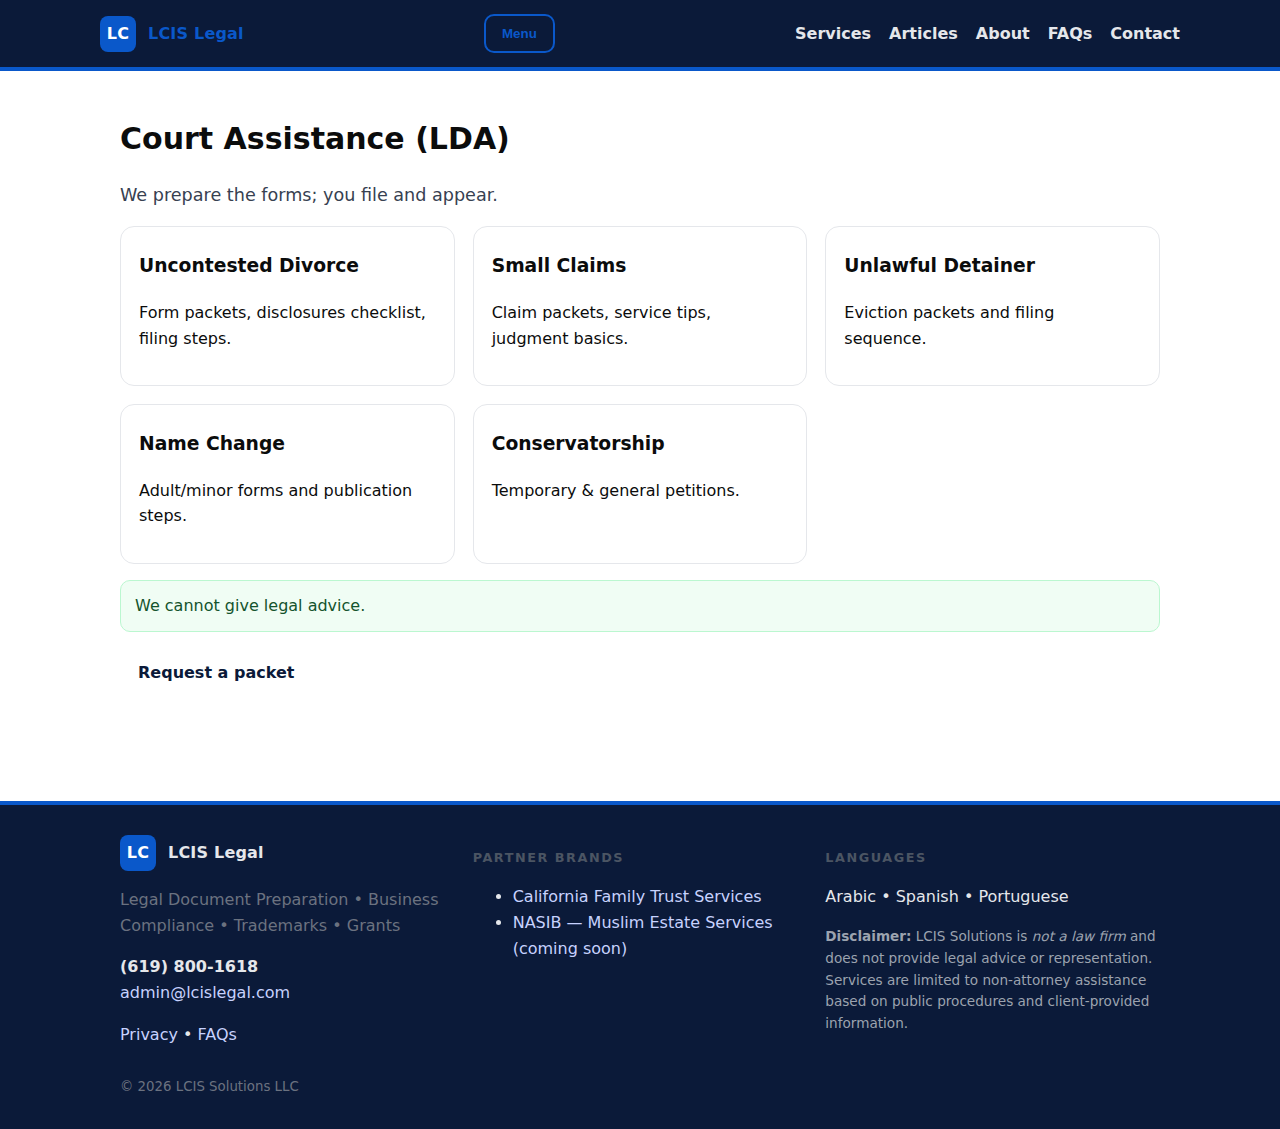
<file: services/court.html>
<!doctype html><html lang="en"><head>
<meta charset="utf-8"><meta name="viewport" content="width=device-width, initial-scale=1">
<title>Court Assistance (LDA) | LCIS Legal</title><meta name="description" content="Form packets for divorce, small claims, UD, name change, conservatorship.">
<link rel="icon" href="/assets/favicon.ico"><link rel="stylesheet" href="/assets/style.css">
<meta property="og:title" content="Court Assistance (LDA) | LCIS Legal"><meta property="og:description" content="Form packets for divorce, small claims, UD, name change, conservatorship.">
<meta property="og:type" content="website"><meta property="og:url" content="https://lcislegal.com/services/court.html">
<meta property="og:image" content="https://lcislegal.com/assets/og.png">
<script async src="https://www.googletagmanager.com/gtag/js?id=G-XXXXXXX"></script>
<script>window.dataLayer=window.dataLayer||[];function gtag(){dataLayer.push(arguments)};gtag('js',new Date());gtag('config','G-XXXXXXX');</script>
<script type="application/ld+json">{
"@context":"https://schema.org","@type":"LocalBusiness","name":"LCIS Solutions – Legal Document Assistants",
"url":"https://lcislegal.com","telephone":"+1-619-800-1618","areaServed":"California",
"address":{"@type":"PostalAddress","addressRegion":"CA","addressLocality":"San Diego"},
"sameAs":["https://www.californiafamilytrust.com"],
"description":"Legal document preparation, business compliance, trademarks, and grant support."
}</script></head><body>
<header class="header"><div class="container topbar">
  <a class="brand" href="/"><span class="logo" aria-hidden="true"><span>LC</span></span><span>LCIS Legal</span></a>
  <button id="menuBtn" class="mobile-menu button secondary" aria-controls="siteNav" aria-expanded="false">Menu</button>
  <nav id="siteNav" aria-label="Primary"><ul>
    <li><a href="/services.html">Services</a></li>
    <li><a href="/articles/index.html">Articles</a></li>
    <li><a href="/about.html">About</a></li>
    <li><a href="/faq.html">FAQs</a></li>
    <li><a href="/contact.html">Contact</a></li>
  </ul></nav></div></header>

<section class="section"><div class="container"><h2>Court Assistance (LDA)</h2>
<p class="lead">We prepare the forms; you file and appear.</p>
<div class="grid">
<div class="card"><h3>Uncontested Divorce</h3><p>Form packets, disclosures checklist, filing steps.</p></div>
<div class="card"><h3>Small Claims</h3><p>Claim packets, service tips, judgment basics.</p></div>
<div class="card"><h3>Unlawful Detainer</h3><p>Eviction packets and filing sequence.</p></div>
<div class="card"><h3>Name Change</h3><p>Adult/minor forms and publication steps.</p></div>
<div class="card"><h3>Conservatorship</h3><p>Temporary & general petitions.</p></div>
</div><p class="notice">We cannot give legal advice.</p><p><a class="button" href="/contact.html">Request a packet</a></p></div></section>
<footer class="footer"><div class="container footgrid">
<div><div class="brand"><span class="logo"><span>LC</span></span><span>LCIS Legal</span></div>
<p class="muted">Legal Document Preparation • Business Compliance • Trademarks • Grants</p>
<p><strong>(619) 800‑1618</strong><br><a href="mailto:admin@lcislegal.com">admin@lcislegal.com</a></p>
<p><a href="/privacy.html">Privacy</a> • <a href="/faq.html">FAQs</a></p></div>
<div><p class="kicker">Partner Brands</p><ul>
<li><a href="https://www.californiafamilytrust.com" target="_blank" rel="noopener">California Family Trust Services</a></li>
<li><a href="#" title="NASIB (coming soon)">NASIB — Muslim Estate Services (coming soon)</a></li></ul></div>
<div><p class="kicker">Languages</p><p>Arabic • Spanish • Portuguese</p>
<p class="disclaimer"><strong>Disclaimer:</strong> LCIS Solutions is <em>not a law firm</em> and does not provide legal advice or representation. Services are limited to non‑attorney assistance based on public procedures and client‑provided information.</p></div>
</div><div class="container" style="margin-top:10px;"><small>© <span class="year">2025</span> LCIS Solutions LLC</small></div>
</footer><script src="/assets/main.js"></script></body></html>
</file>
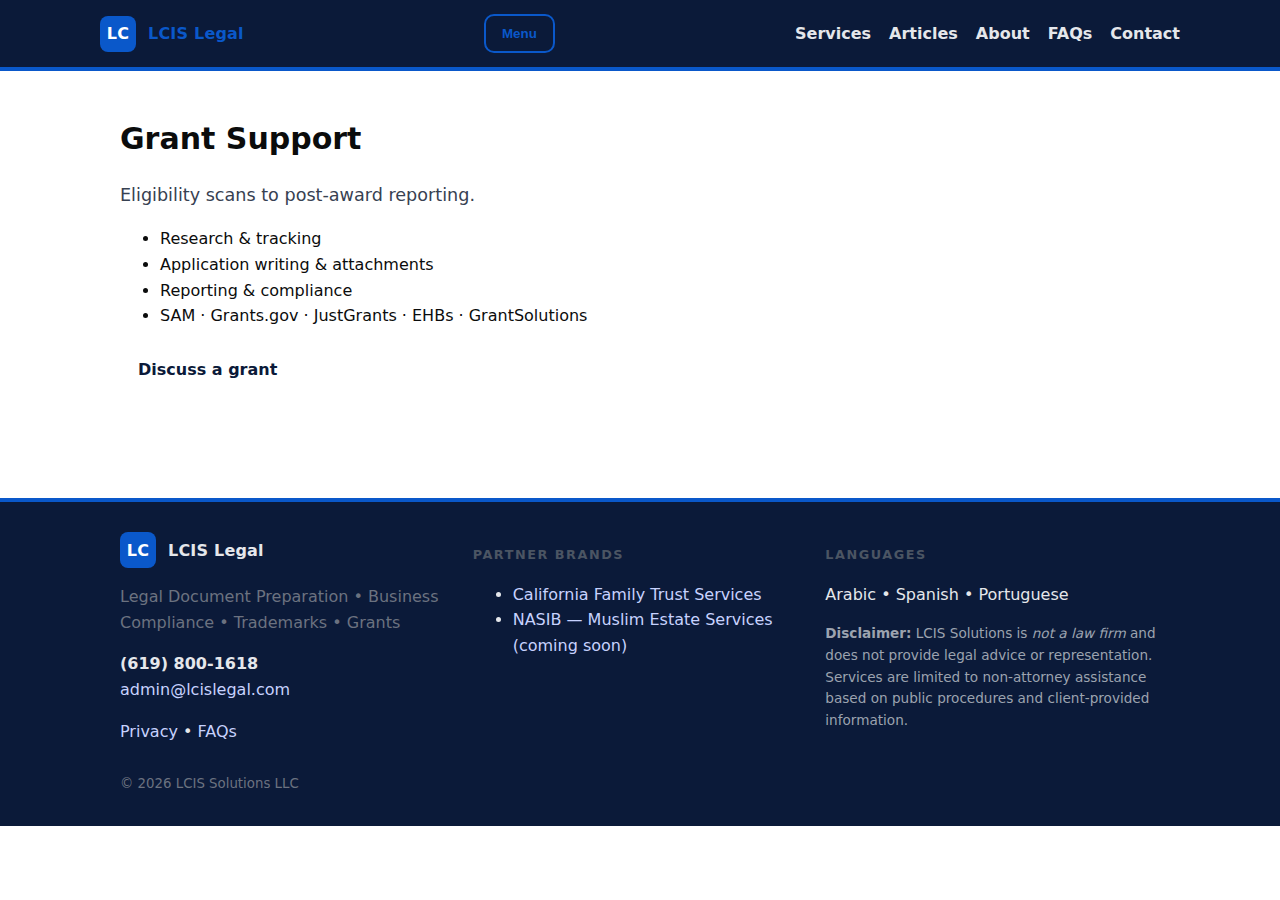
<file: services/grants.html>
<!doctype html><html lang="en"><head>
<meta charset="utf-8"><meta name="viewport" content="width=device-width, initial-scale=1">
<title>Grant Support | LCIS Legal</title><meta name="description" content="Grant research, applications, reporting and compliance.">
<link rel="icon" href="/assets/favicon.ico"><link rel="stylesheet" href="/assets/style.css">
<meta property="og:title" content="Grant Support | LCIS Legal"><meta property="og:description" content="Grant research, applications, reporting and compliance.">
<meta property="og:type" content="website"><meta property="og:url" content="https://lcislegal.com/services/grants.html">
<meta property="og:image" content="https://lcislegal.com/assets/og.png">
<script async src="https://www.googletagmanager.com/gtag/js?id=G-XXXXXXX"></script>
<script>window.dataLayer=window.dataLayer||[];function gtag(){dataLayer.push(arguments)};gtag('js',new Date());gtag('config','G-XXXXXXX');</script>
<script type="application/ld+json">{
"@context":"https://schema.org","@type":"LocalBusiness","name":"LCIS Solutions – Legal Document Assistants",
"url":"https://lcislegal.com","telephone":"+1-619-800-1618","areaServed":"California",
"address":{"@type":"PostalAddress","addressRegion":"CA","addressLocality":"San Diego"},
"sameAs":["https://www.californiafamilytrust.com"],
"description":"Legal document preparation, business compliance, trademarks, and grant support."
}</script></head><body>
<header class="header"><div class="container topbar">
  <a class="brand" href="/"><span class="logo" aria-hidden="true"><span>LC</span></span><span>LCIS Legal</span></a>
  <button id="menuBtn" class="mobile-menu button secondary" aria-controls="siteNav" aria-expanded="false">Menu</button>
  <nav id="siteNav" aria-label="Primary"><ul>
    <li><a href="/services.html">Services</a></li>
    <li><a href="/articles/index.html">Articles</a></li>
    <li><a href="/about.html">About</a></li>
    <li><a href="/faq.html">FAQs</a></li>
    <li><a href="/contact.html">Contact</a></li>
  </ul></nav></div></header>

<section class="section"><div class="container"><h2>Grant Support</h2>
<p class="lead">Eligibility scans to post‑award reporting.</p>
<ul><li>Research & tracking</li><li>Application writing & attachments</li><li>Reporting & compliance</li><li>SAM · Grants.gov · JustGrants · EHBs · GrantSolutions</li></ul>
<p><a class="button" href="/contact.html">Discuss a grant</a></p></div></section>
<footer class="footer"><div class="container footgrid">
<div><div class="brand"><span class="logo"><span>LC</span></span><span>LCIS Legal</span></div>
<p class="muted">Legal Document Preparation • Business Compliance • Trademarks • Grants</p>
<p><strong>(619) 800‑1618</strong><br><a href="mailto:admin@lcislegal.com">admin@lcislegal.com</a></p>
<p><a href="/privacy.html">Privacy</a> • <a href="/faq.html">FAQs</a></p></div>
<div><p class="kicker">Partner Brands</p><ul>
<li><a href="https://www.californiafamilytrust.com" target="_blank" rel="noopener">California Family Trust Services</a></li>
<li><a href="#" title="NASIB (coming soon)">NASIB — Muslim Estate Services (coming soon)</a></li></ul></div>
<div><p class="kicker">Languages</p><p>Arabic • Spanish • Portuguese</p>
<p class="disclaimer"><strong>Disclaimer:</strong> LCIS Solutions is <em>not a law firm</em> and does not provide legal advice or representation. Services are limited to non‑attorney assistance based on public procedures and client‑provided information.</p></div>
</div><div class="container" style="margin-top:10px;"><small>© <span class="year">2025</span> LCIS Solutions LLC</small></div>
</footer><script src="/assets/main.js"></script></body></html>
</file>
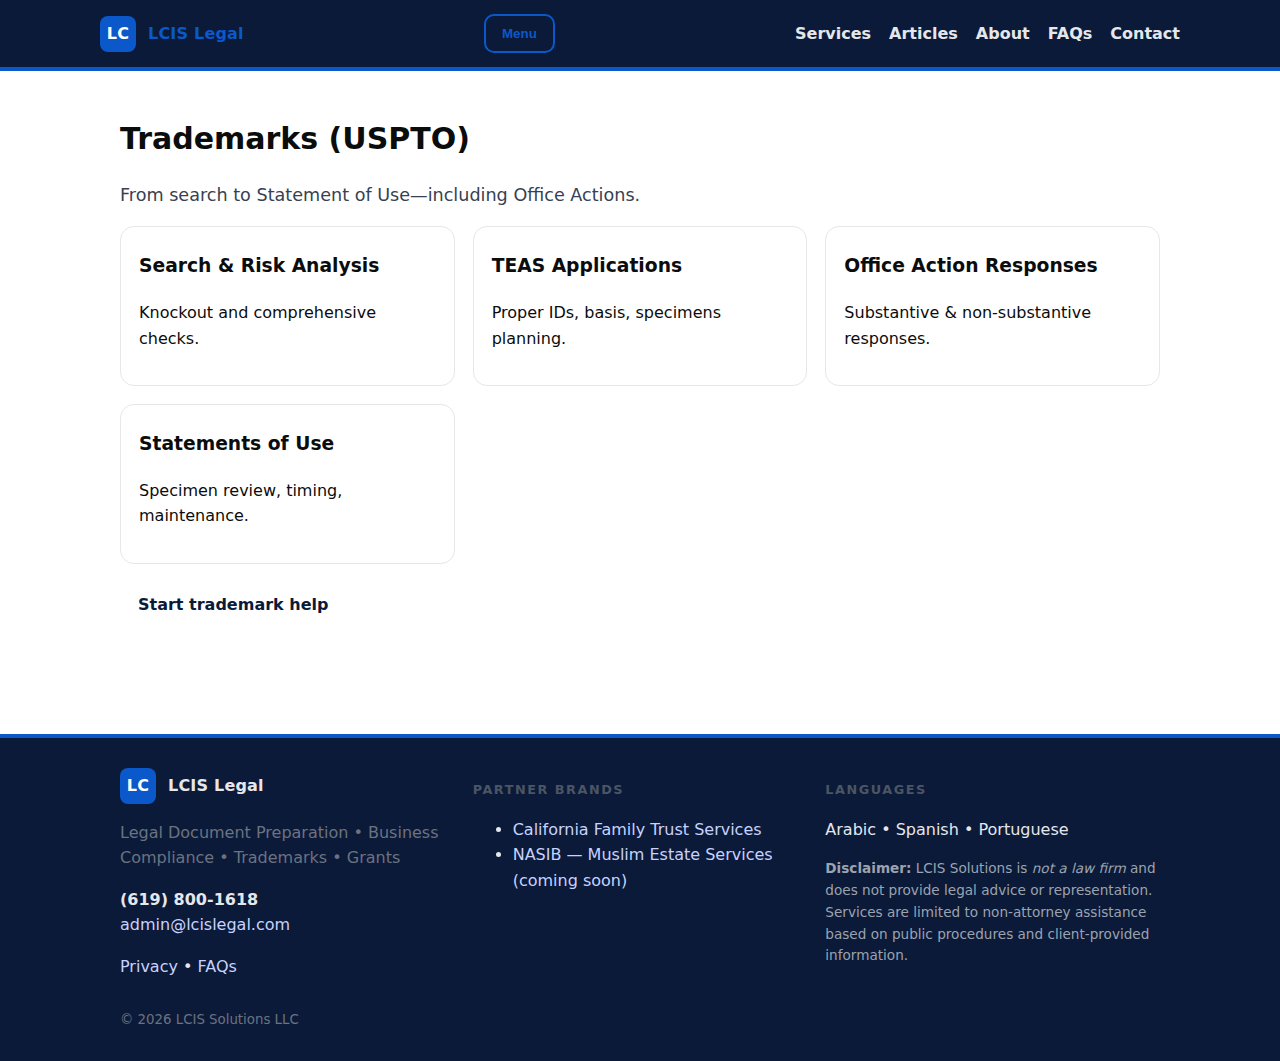
<file: services/trademarks.html>
<!doctype html><html lang="en"><head>
<meta charset="utf-8"><meta name="viewport" content="width=device-width, initial-scale=1">
<title>Trademarks (USPTO) | LCIS Legal</title><meta name="description" content="Trademark search, filings, Office Actions, SOU.">
<link rel="icon" href="/assets/favicon.ico"><link rel="stylesheet" href="/assets/style.css">
<meta property="og:title" content="Trademarks (USPTO) | LCIS Legal"><meta property="og:description" content="Trademark search, filings, Office Actions, SOU.">
<meta property="og:type" content="website"><meta property="og:url" content="https://lcislegal.com/services/trademarks.html">
<meta property="og:image" content="https://lcislegal.com/assets/og.png">
<script async src="https://www.googletagmanager.com/gtag/js?id=G-XXXXXXX"></script>
<script>window.dataLayer=window.dataLayer||[];function gtag(){dataLayer.push(arguments)};gtag('js',new Date());gtag('config','G-XXXXXXX');</script>
<script type="application/ld+json">{
"@context":"https://schema.org","@type":"LocalBusiness","name":"LCIS Solutions – Legal Document Assistants",
"url":"https://lcislegal.com","telephone":"+1-619-800-1618","areaServed":"California",
"address":{"@type":"PostalAddress","addressRegion":"CA","addressLocality":"San Diego"},
"sameAs":["https://www.californiafamilytrust.com"],
"description":"Legal document preparation, business compliance, trademarks, and grant support."
}</script></head><body>
<header class="header"><div class="container topbar">
  <a class="brand" href="/"><span class="logo" aria-hidden="true"><span>LC</span></span><span>LCIS Legal</span></a>
  <button id="menuBtn" class="mobile-menu button secondary" aria-controls="siteNav" aria-expanded="false">Menu</button>
  <nav id="siteNav" aria-label="Primary"><ul>
    <li><a href="/services.html">Services</a></li>
    <li><a href="/articles/index.html">Articles</a></li>
    <li><a href="/about.html">About</a></li>
    <li><a href="/faq.html">FAQs</a></li>
    <li><a href="/contact.html">Contact</a></li>
  </ul></nav></div></header>

<section class="section"><div class="container"><h2>Trademarks (USPTO)</h2>
<p class="lead">From search to Statement of Use—including Office Actions.</p>
<div class="grid">
<div class="card"><h3>Search & Risk Analysis</h3><p>Knockout and comprehensive checks.</p></div>
<div class="card"><h3>TEAS Applications</h3><p>Proper IDs, basis, specimens planning.</p></div>
<div class="card"><h3>Office Action Responses</h3><p>Substantive & non‑substantive responses.</p></div>
<div class="card"><h3>Statements of Use</h3><p>Specimen review, timing, maintenance.</p></div>
</div><p><a class="button" href="/contact.html">Start trademark help</a></p></div></section>
<footer class="footer"><div class="container footgrid">
<div><div class="brand"><span class="logo"><span>LC</span></span><span>LCIS Legal</span></div>
<p class="muted">Legal Document Preparation • Business Compliance • Trademarks • Grants</p>
<p><strong>(619) 800‑1618</strong><br><a href="mailto:admin@lcislegal.com">admin@lcislegal.com</a></p>
<p><a href="/privacy.html">Privacy</a> • <a href="/faq.html">FAQs</a></p></div>
<div><p class="kicker">Partner Brands</p><ul>
<li><a href="https://www.californiafamilytrust.com" target="_blank" rel="noopener">California Family Trust Services</a></li>
<li><a href="#" title="NASIB (coming soon)">NASIB — Muslim Estate Services (coming soon)</a></li></ul></div>
<div><p class="kicker">Languages</p><p>Arabic • Spanish • Portuguese</p>
<p class="disclaimer"><strong>Disclaimer:</strong> LCIS Solutions is <em>not a law firm</em> and does not provide legal advice or representation. Services are limited to non‑attorney assistance based on public procedures and client‑provided information.</p></div>
</div><div class="container" style="margin-top:10px;"><small>© <span class="year">2025</span> LCIS Solutions LLC</small></div>
</footer><script src="/assets/main.js"></script></body></html>
</file>
<file: assets/style.css>
/* LCIS Solutions – Minimal Government-Style Theme (v1.1) */
:root{--bg:#ffffff;--text:#0b0c0c;--muted:#4b5563;--brand:#0a58ca;--brand-ink:#083b88;--accent:#16a34a;--border:#e5e7eb;--surface:#f8fafc;--radius:14px;--max:1080px}
*{box-sizing:border-box}html:focus-within{scroll-behavior:smooth}html,body{height:100%}
body{margin:0;font-family:system-ui,-apple-system,"Segoe UI",Roboto,Arial,"Noto Sans","Helvetica Neue",sans-serif;line-height:1.6;color:var(--text);background:var(--bg)}
a{color:var(--brand);text-decoration:none}a:hover{text-decoration:underline}
.container{max-width:var(--max);margin:0 auto;padding:0 20px}
.header{background:#0b1a39;color:#fff;border-bottom:4px solid var(--brand)}
.header .topbar{display:flex;align-items:center;justify-content:space-between;padding:14px 0;gap:16px}
.brand{display:flex;align-items:center;gap:12px;font-weight:700;letter-spacing:.2px}
.brand .logo{width:36px;height:36px;border-radius:8px;background:#0a58ca;display:inline-flex;align-items:center;justify-content:center;font-weight:800}
.brand .logo span{color:#fff}
nav ul{list-style:none;display:flex;gap:18px;margin:0;padding:0;flex-wrap:wrap}nav a{color:#e5e7eb;font-weight:600}nav a:hover{color:#fff}
.callline{font-weight:600}.mobile-menu{display:none}
.hero{background:linear-gradient(180deg,#0b1a39 0%,#0e234b 60%, #0f274f 100%);color:#fff;padding:56px 0 36px}
.hero h1{font-size:clamp(28px,4vw,44px);line-height:1.2;margin:0 0 10px}.hero p{max-width:760px;color:#cbd5e1;margin:.4rem 0 1rem}
.cta{display:flex;gap:12px;flex-wrap:wrap;margin-top:8px}.button{display:inline-block;padding:10px 16px;border-radius:10px;border:2px solid transparent;background:#fff;color:#0b1a39;font-weight:700}
/* Outline button on light backgrounds */
.button.secondary{
  background:transparent;
  color:var(--brand);
  border-color:var(--brand);
}

/* When placed on a dark section, flip to white for contrast */
.on-dark .button.secondary{
  color:#fff;
  border-color:#93c5fd;
}

.section{padding:44px 0}.section.alt{background:var(--surface)}
.grid{display:grid;gap:18px;grid-template-columns:repeat(auto-fit,minmax(260px,1fr))}
.card{border:1px solid var(--border);border-radius:var(--radius);background:#fff;padding:18px}.card h3{margin-top:6px}
.badge{display:inline-block;background:#e2e8f0;color:#0b0c0c;border-radius:999px;padding:4px 10px;font-size:.85rem;font-weight:700}
.kicker{letter-spacing:.12em;text-transform:uppercase;color:var(--muted);font-weight:700;font-size:.8rem}
h2{font-size:clamp(22px,3vw,30px);margin:0 0 12px}.lead{font-size:1.1rem;color:#374151;max-width:72ch}
.table{width:100%;border-collapse:collapse;background:#fff;border:1px solid var(--border);border-radius:var(--radius);overflow:hidden}
.table th,.table td{padding:12px 14px;border-bottom:1px solid var(--border);text-align:left}.table th{background:#f1f5f9}
.footer{background:#0b1a39;color:#e5e7eb;padding:30px 0;margin-top:44px;border-top:4px solid var(--brand)}
.footer a{color:#c7d2fe}.footer .footgrid{display:grid;gap:18px;grid-template-columns:repeat(auto-fit,minmax(200px,1fr))}
small,.muted{color:#6b7280}.disclaimer{font-size:.85rem;color:#9ca3af;margin-top:8px}
.notice{background:#f0fdf4;border:1px solid #bbf7d0;color:#14532d;padding:12px 14px;border-radius:10px}
.form{display:grid;gap:12px;max-width:720px}input,textarea,select{width:100%;padding:10px 12px;border:1px solid var(--border);border-radius:10px;font:inherit}
input:focus,textarea:focus,select:focus{outline:3px solid #c7d2fe;border-color:#93c5fd}label{font-weight:700}.req{color:#b91c1c}hr{border:0;border-top:1px solid var(--border);margin:24px 0}
@media (max-width:820px){.mobile-menu{display:inline-block}nav{display:none}}
</file>
